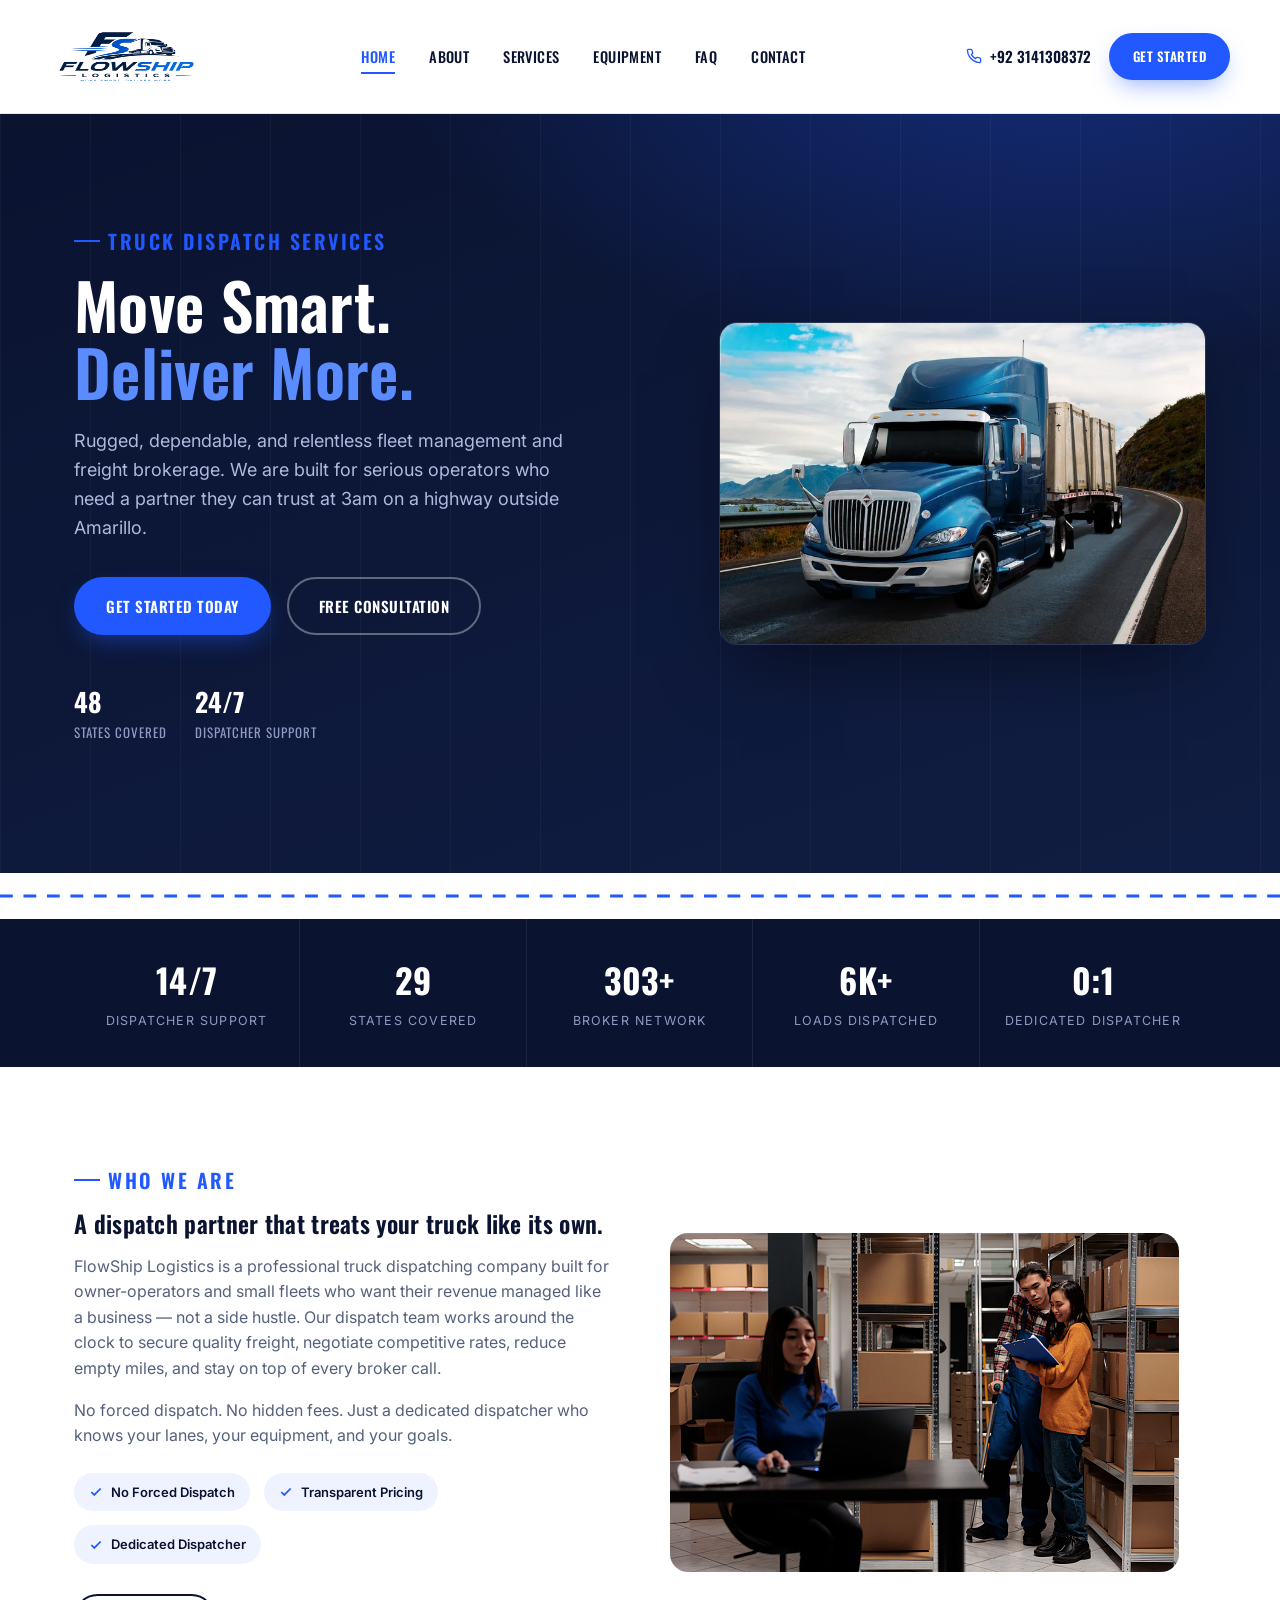
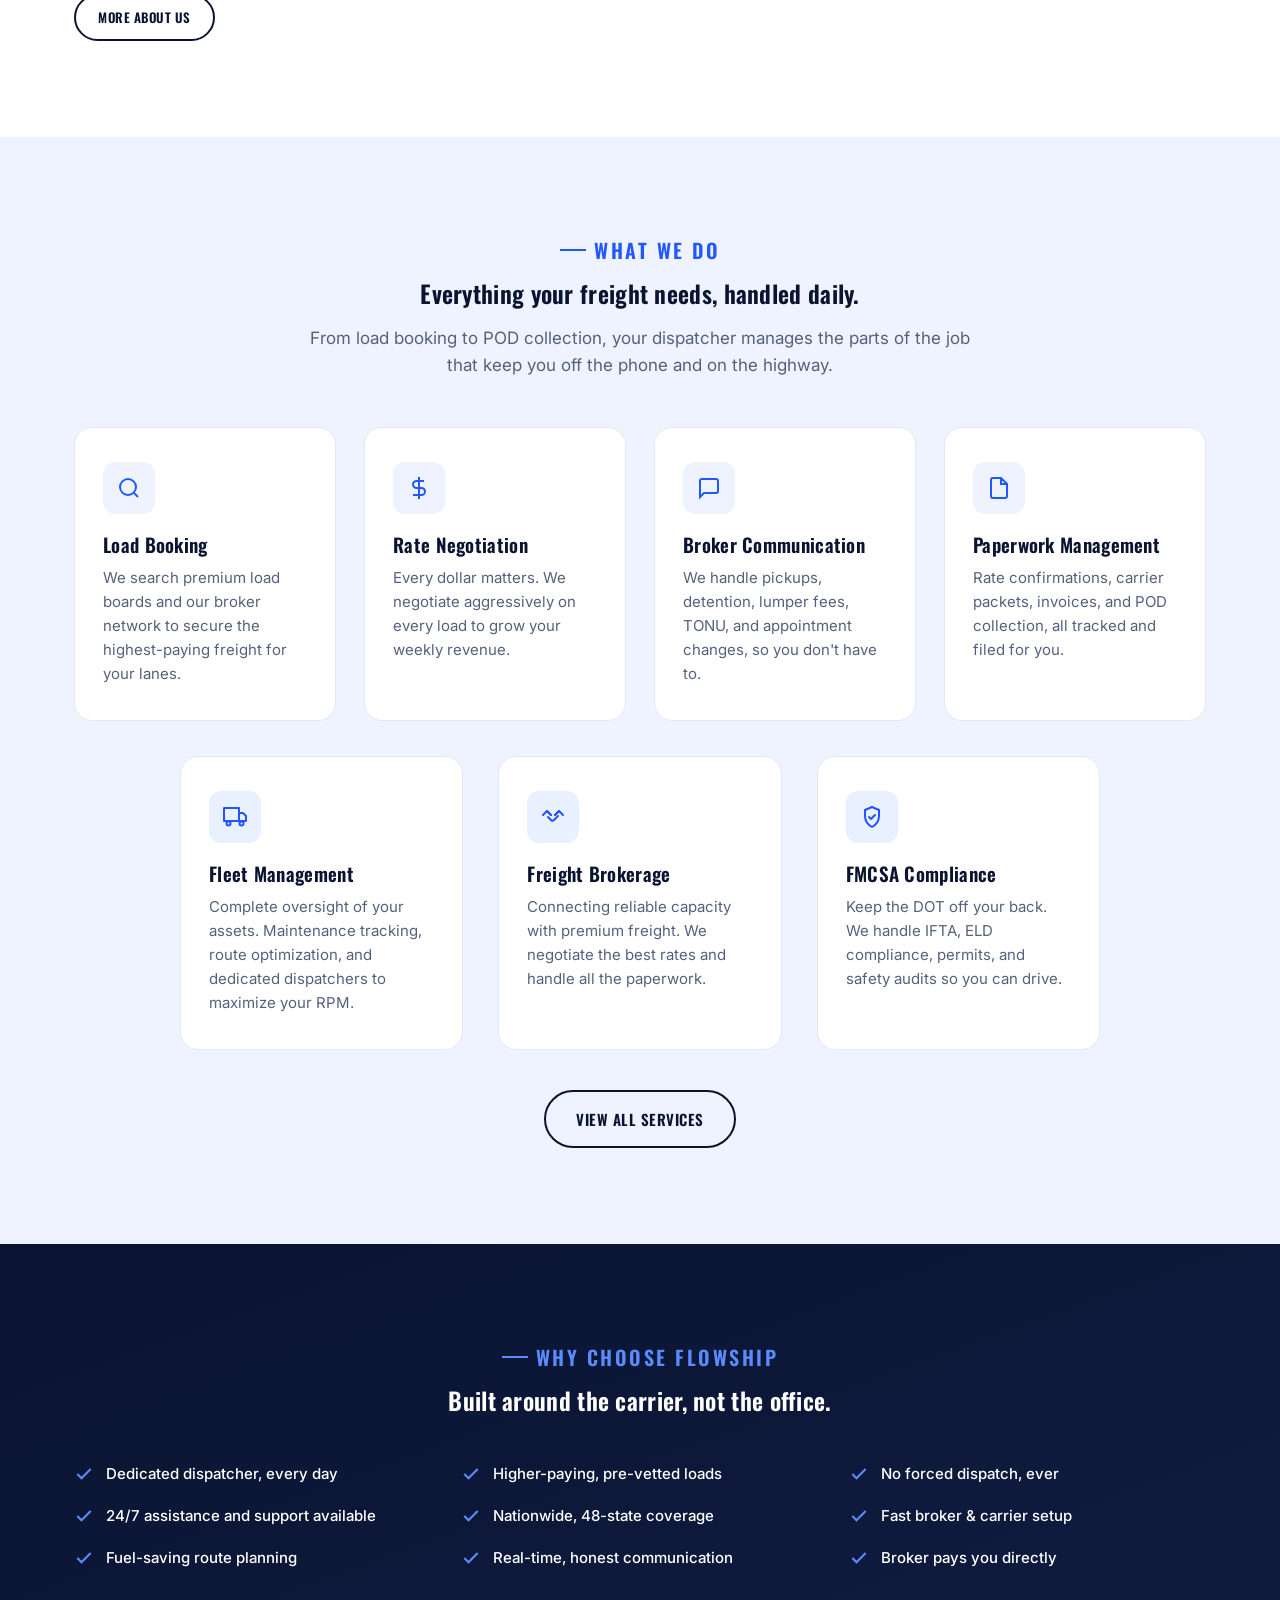
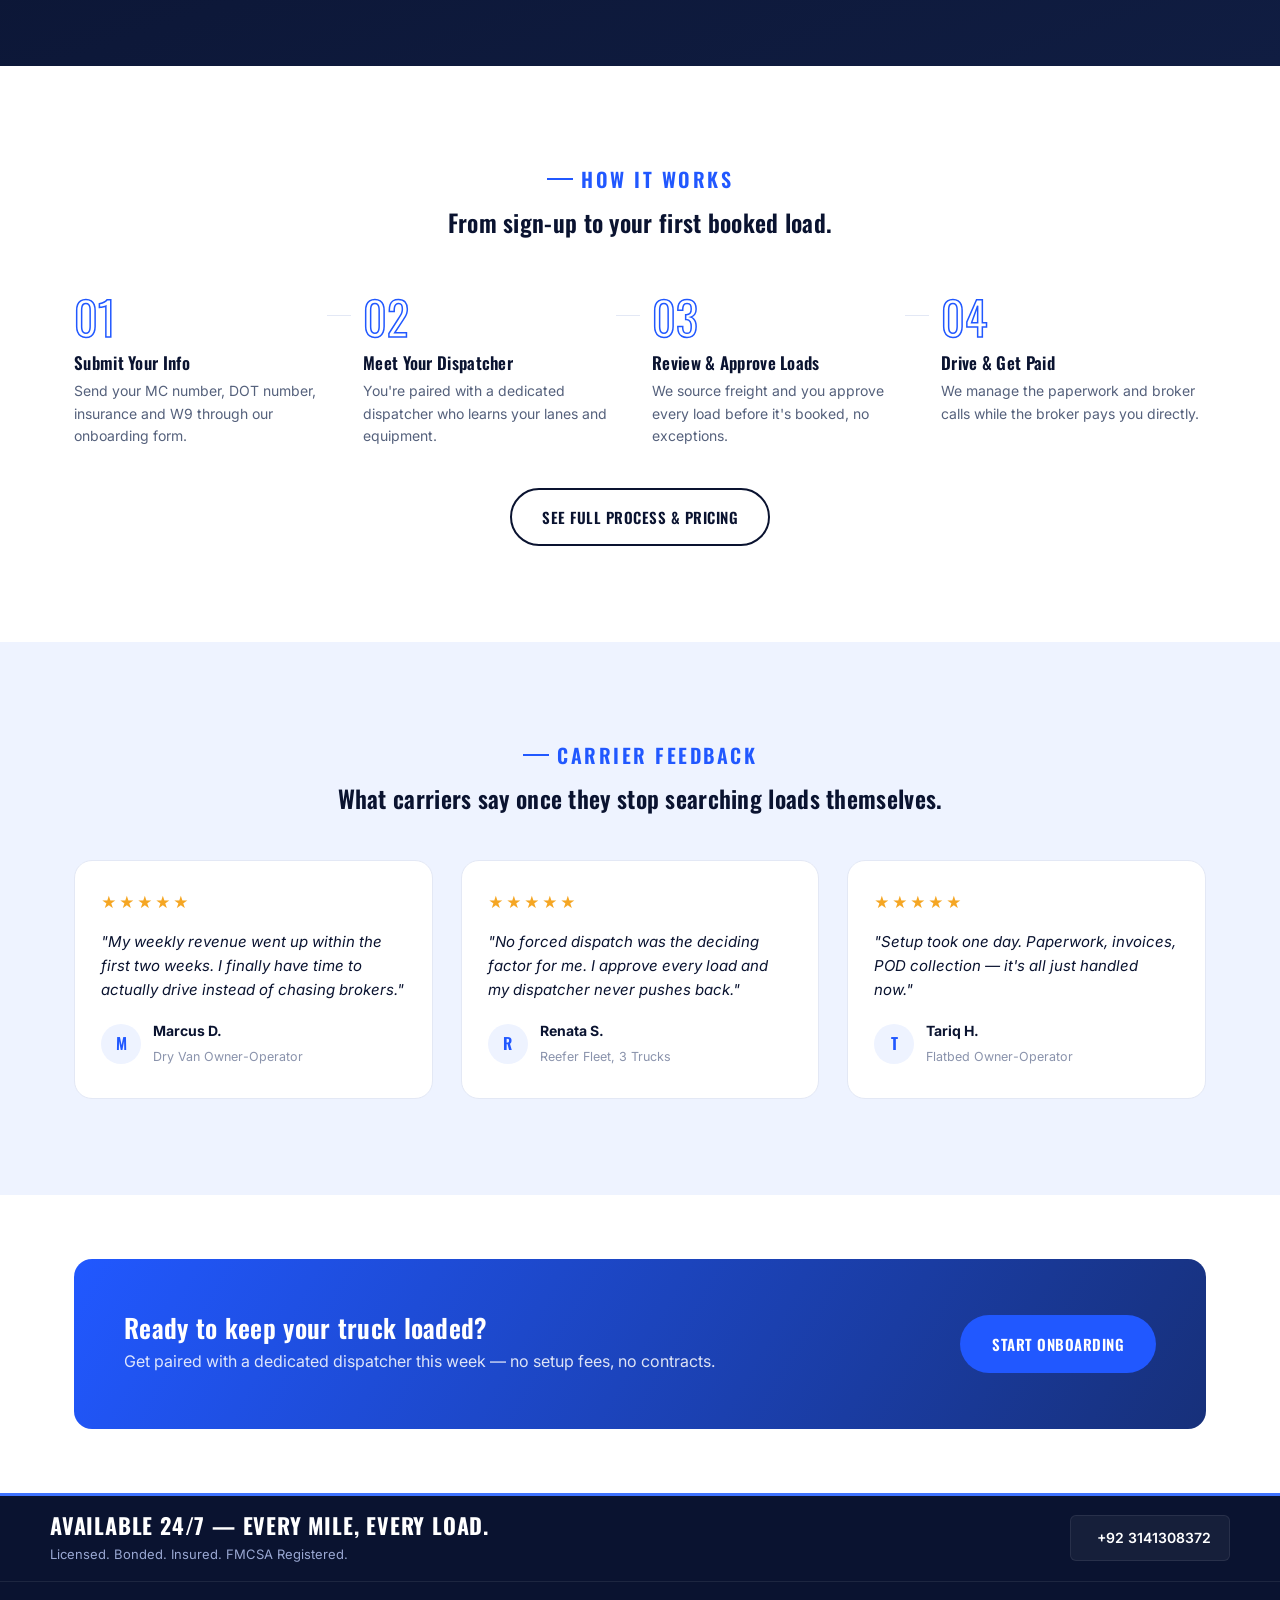
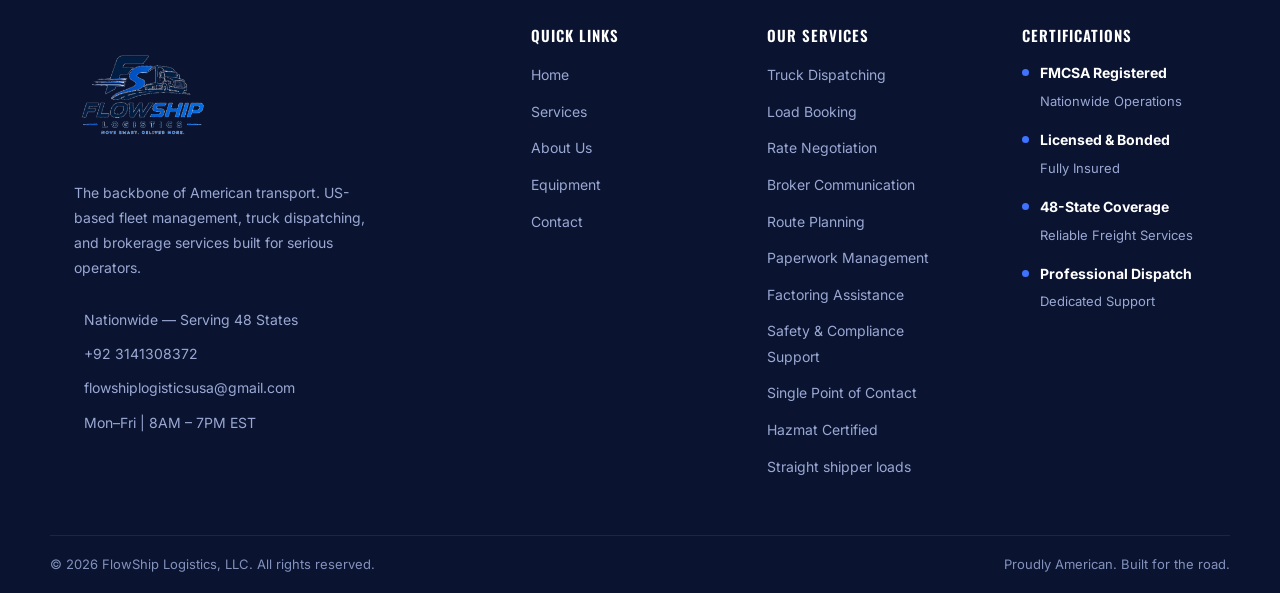
<file: index.html>
<!DOCTYPE html>
<html lang="en">
<head>
<meta charset="UTF-8">
<meta name="viewport" content="width=device-width, initial-scale=1.0">
<title>FlowShip Logistics | Truck Dispatch Services Nationwide</title>
<meta name="description" content="FlowShip Logistics provides professional truck dispatch services for owner-operators and small fleets across the U.S. Higher-paying loads, less deadhead, more revenue.">
<link rel="icon" href="images/logo.png">
<link rel="preconnect" href="https://fonts.googleapis.com">
<link href="https://fonts.googleapis.com/css2?family=Oswald:wght@400;500;600;700&family=Inter:wght@400;500;600;700&display=swap" rel="stylesheet">
<link rel="stylesheet" href="css/style.css">
</head>
<body>

<!-- ================= HEADER ================= -->
<div class="topbar">

</div>
<header class="site-header">
  <div class="container nav-wrap">
    <a href="index.html" class="brand"><img src="images/logo.png" alt="FlowShip Logistics"></a>
    <nav class="main-nav">
      <a href="index.html" class="active">Home</a>
      <a href="about.html">About</a>
      <a href="services.html">Services</a>
      <a href="equipment.html">Equipment</a>
      
      <a href="faq.html">FAQ</a>
      <a href="contact.html">Contact</a>
    </nav>
    
    <div class="nav-cta">
      <span class="nav-phone">
        <svg width="16" height="16" viewBox="0 0 24 24" fill="none" stroke="currentColor" stroke-width="2"><path d="M22 16.92v3a2 2 0 0 1-2.18 2 19.79 19.79 0 0 1-8.63-3.07 19.5 19.5 0 0 1-6-6 19.79 19.79 0 0 1-3.07-8.67A2 2 0 0 1 4.11 2h3a2 2 0 0 1 2 1.72 12.84 12.84 0 0 0 .7 2.81 2 2 0 0 1-.45 2.11L8.09 9.91a16 16 0 0 0 6 6l1.27-1.27a2 2 0 0 1 2.11-.45 12.84 12.84 0 0 0 2.81.7A2 2 0 0 1 22 16.92z"/></svg>

        <a href="whatsapp://send?phone=923082535079" aria-label="WhatsApp">+92 3141308372</a>
      </span>
      <a href="onboarding.html" class="btn btn-primary btn-sm">Get Started</a>
    </div>
    <button class="menu-toggle" aria-label="Toggle menu"><span></span><span></span><span></span></button>
  </div>
</header>

<!-- ================= HERO ================= -->
<section class="hero">
  <div class="container hero-grid">
    <div class="reveal in">
      <div class="eyebrow">Truck Dispatch Services</div>
      <h1>Move Smart.<br><span>Deliver More.</span></h1>
      <p class="lead">Rugged, dependable, and relentless fleet management and freight brokerage. We are built for serious operators who need a partner they can trust at 3am on a highway outside Amarillo.</p>
      <div class="hero-actions">
        <a href="onboarding.html" class="btn btn-primary">Get Started Today</a>
        <a href="contact.html" class="btn btn-outline">Free Consultation</a>
      </div>
            <div class="hero-trustline">
        <div><strong>48      </strong>States Covered</div>
        <div><strong>24/7</strong>Dispatcher Support</div>
      </div>
    </div>
    <div class="hero-art reveal in">
      <img src="images/Dan-Flatbed-new-cargo-1.webp" alt="FlowShip dispatch truck on route">
      <!-- <div class="tag"><span class="tag-dot"></span> Dispatch team online now</div> -->
    </div>
  </div>
</section>
<svg class="route-divider on-dark" viewBox="0 0 1200 46" preserveAspectRatio="none">
  <path class="road" d="M0 23 H1200"/>
  <path class="progress" d="M0 23 H1200"/>
</svg>

<!-- ================= STATS ================= -->
<div class="stats-bar">
  <div class="container stats-grid">
    <div class="stat"><strong data-count="24" data-suffix="/7">0</strong><span>Dispatcher Support</span></div>
    <div class="stat"><strong data-count="48">0</strong><span>States Covered</span></div>
    <div class="stat"><strong data-count="500" data-suffix="+">0</strong><span>Broker Network</span></div>
    <div class="stat"><strong data-count="10K+" data-suffix="K+">0</strong><span>Loads Dispatched</span></div>
    <div class="stat"><strong data-count="1" data-suffix=":1">0</strong><span>Dedicated Dispatcher</span></div>
  </div>
</div>

<!-- ================= ABOUT PREVIEW ================= -->
<section class="section">
  <div class="container two-col">
    <div class="reveal">
      <div class="eyebrow">Who We Are</div>
      <h2>A dispatch partner that treats your truck like its own.</h2>
      <p>FlowShip Logistics is a professional truck dispatching company built for owner-operators and small fleets who want their revenue managed like a business — not a side hustle. Our dispatch team works around the clock to secure quality freight, negotiate competitive rates, reduce empty miles, and stay on top of every broker call.</p>
      <p>No forced dispatch. No hidden fees. Just a dedicated dispatcher who knows your lanes, your equipment, and your goals.</p>
      <div class="badge-row">
        <div class="badge"><svg width="14" height="14" viewBox="0 0 24 24" fill="none" stroke="currentColor" stroke-width="3"><polyline points="20 6 9 17 4 12"/></svg> No Forced Dispatch</div>
        <div class="badge"><svg width="14" height="14" viewBox="0 0 24 24" fill="none" stroke="currentColor" stroke-width="3"><polyline points="20 6 9 17 4 12"/></svg> Transparent Pricing</div>
        <div class="badge"><svg width="14" height="14" viewBox="0 0 24 24" fill="none" stroke="currentColor" stroke-width="3"><polyline points="20 6 9 17 4 12"/></svg> Dedicated Dispatcher</div>
      </div>
      <div style="margin-top:30px;"><a href="about.html" class="btn btn-dark-outline btn-sm">More About Us</a></div>
    </div>
    <div class="reveal"><img src="images\istockphoto-1475785881-170667a.jpg" alt="FlowShip dispatch team at work"></div>
  </div>
</section>

<!-- ================= SERVICES PREVIEW ================= -->
<section class="section bg-ice">
  <div class="container">

    <div class="section-head center">
      <div class="eyebrow">What We Do</div>
      <h2>Everything your freight needs, handled daily.</h2>
      <p>
        From load booking to POD collection, your dispatcher manages the parts
        of the job that keep you off the phone and on the highway.
      </p>
    </div>

    <!-- FIRST ROW -->
    <div class="grid grid-4">

      <div class="card reveal">
        <div class="icon">
          <svg width="24" height="24" viewBox="0 0 24 24" fill="none" stroke="currentColor" stroke-width="2">
            <circle cx="11" cy="11" r="8"/>
            <line x1="21" y1="21" x2="16.65" y2="16.65"/>
          </svg>
        </div>
        <h3>Load Booking</h3>
        <p>We search premium load boards and our broker network to secure the highest-paying freight for your lanes.</p>
      </div>

      <div class="card reveal">
        <div class="icon">
          <svg width="24" height="24" viewBox="0 0 24 24" fill="none" stroke="currentColor" stroke-width="2">
            <line x1="12" y1="1" x2="12" y2="23"/>
            <path d="M17 5H9.5a3.5 3.5 0 0 0 0 7h5a3.5 3.5 0 0 1 0 7H6"/>
          </svg>
        </div>
        <h3>Rate Negotiation</h3>
        <p>Every dollar matters. We negotiate aggressively on every load to grow your weekly revenue.</p>
      </div>

      <div class="card reveal">
        <div class="icon">
          <svg width="24" height="24" viewBox="0 0 24 24" fill="none" stroke="currentColor" stroke-width="2">
            <path d="M21 15a2 2 0 0 1-2 2H7l-4 4V5a2 2 0 0 1 2-2h14a2 2 0 0 1 2 2z"/>
          </svg>
        </div>
        <h3>Broker Communication</h3>
        <p>We handle pickups, detention, lumper fees, TONU, and appointment changes, so you don't have to.</p>
      </div>

      <div class="card reveal">
        <div class="icon">
          <svg width="24" height="24" viewBox="0 0 24 24" fill="none" stroke="currentColor" stroke-width="2">
            <path d="M14 2H6a2 2 0 0 0-2 2v16a2 2 0 0 0 2 2h12a2 2 0 0 0 2-2V8z"/>
            <polyline points="14 2 14 8 20 8"/>
          </svg>
        </div>
        <h3>Paperwork Management</h3>
        <p>Rate confirmations, carrier packets, invoices, and POD collection, all tracked and filed for you.</p>
      </div>

    </div>

    <!-- SECOND ROW -->
    <div class="services-bottom">

      <div class="card reveal">
        <div class="icon">
          <!-- Truck -->
          <svg width="24" height="24" viewBox="0 0 24 24" fill="none"
               stroke="currentColor" stroke-width="2"
               stroke-linecap="round" stroke-linejoin="round">
            <rect x="1" y="3" width="15" height="13"/>
            <polygon points="16 8 20 8 23 11 23 16 16 16 16 8"/>
            <circle cx="5.5" cy="18.5" r="2"/>
            <circle cx="18.5" cy="18.5" r="2"/>
          </svg>
        </div>

        <h3>Fleet Management</h3>

        <p>
          Complete oversight of your assets. Maintenance tracking,
          route optimization, and dedicated dispatchers to maximize your RPM.
        </p>
      </div>

      <div class="card reveal">
        <div class="icon">
          <!-- Handshake -->
          <svg width="24" height="24" viewBox="0 0 24 24" fill="none"
               stroke="currentColor" stroke-width="2"
               stroke-linecap="round" stroke-linejoin="round">
            <path d="M7 12l3 3a2 2 0 003 0l4-4"/>
            <path d="M2 10l4-4 4 4"/>
            <path d="M22 10l-4-4-4 4"/>
            <path d="M6 6l4 4"/>
            <path d="M18 6l-4 4"/>
          </svg>
        </div>

        <h3>Freight Brokerage</h3>

        <p>
          Connecting reliable capacity with premium freight.
          We negotiate the best rates and handle all the paperwork.
        </p>
      </div>

      <div class="card reveal">
        <div class="icon">
          <!-- Shield -->
          <svg width="24" height="24" viewBox="0 0 24 24" fill="none"
               stroke="currentColor" stroke-width="2"
               stroke-linecap="round" stroke-linejoin="round">
            <path d="M12 2l7 3v6c0 5-3.5 9-7 11-3.5-2-7-6-7-11V5l7-3z"/>
            <polyline points="9 12 11 14 15 10"/>
          </svg>
        </div>

        <h3>FMCSA Compliance</h3>

        <p>
          Keep the DOT off your back. We handle IFTA, ELD compliance,
          permits, and safety audits so you can drive.
        </p>
      </div>

    </div>

    <div class="text-center" style="margin-top:40px;">
      <a href="services.html" class="btn btn-dark-outline">
        View All Services
      </a>
    </div>

  </div>
</section>

<!-- ================= WHY CHOOSE US ================= -->
<section class="section bg-navy">
  <div class="container">
    <div class="section-head center">
      <div class="eyebrow">Why Choose FlowShip</div>
      <h2>Built around the carrier, not the office.</h2>
    </div>
    <div class="check-grid">
      <div class="check-item"><svg width="20" height="20" viewBox="0 0 24 24" fill="none" stroke="currentColor" stroke-width="2.5"><polyline points="20 6 9 17 4 12"/></svg> Dedicated dispatcher, every day</div>
      <div class="check-item"><svg width="20" height="20" viewBox="0 0 24 24" fill="none" stroke="currentColor" stroke-width="2.5"><polyline points="20 6 9 17 4 12"/></svg> Higher-paying, pre-vetted loads</div>
      <div class="check-item"><svg width="20" height="20" viewBox="0 0 24 24" fill="none" stroke="currentColor" stroke-width="2.5"><polyline points="20 6 9 17 4 12"/></svg> No forced dispatch, ever</div>
      <div class="check-item"><svg width="20" height="20" viewBox="0 0 24 24" fill="none" stroke="currentColor" stroke-width="2.5"><polyline points="20 6 9 17 4 12"/></svg>24/7 assistance and support available</div>
      <div class="check-item"><svg width="20" height="20" viewBox="0 0 24 24" fill="none" stroke="currentColor" stroke-width="2.5"><polyline points="20 6 9 17 4 12"/></svg> Nationwide, 48-state coverage</div>
      <div class="check-item"><svg width="20" height="20" viewBox="0 0 24 24" fill="none" stroke="currentColor" stroke-width="2.5"><polyline points="20 6 9 17 4 12"/></svg> Fast broker & carrier setup</div>
      <div class="check-item"><svg width="20" height="20" viewBox="0 0 24 24" fill="none" stroke="currentColor" stroke-width="2.5"><polyline points="20 6 9 17 4 12"/></svg> Fuel-saving route planning</div>
      <div class="check-item"><svg width="20" height="20" viewBox="0 0 24 24" fill="none" stroke="currentColor" stroke-width="2.5"><polyline points="20 6 9 17 4 12"/></svg> Real-time, honest communication</div>
      <div class="check-item"><svg width="20" height="20" viewBox="0 0 24 24" fill="none" stroke="currentColor" stroke-width="2.5"><polyline points="20 6 9 17 4 12"/></svg> Broker pays you directly</div>
    </div>
  </div>
</section>

<!-- ================= HOW IT WORKS ================= -->
<section class="section">
  <div class="container">
    <div class="section-head center">
      <div class="eyebrow">How It Works</div>
      <h2>From sign-up to your first booked load.</h2>
    </div>
    <div class="process">
      <div class="process-item reveal"><span class="num">01</span><h3>Submit Your Info</h3><p>Send your MC number, DOT number, insurance and W9 through our onboarding form.</p></div>
      <div class="process-item reveal"><span class="num">02</span><h3>Meet Your Dispatcher</h3><p>You're paired with a dedicated dispatcher who learns your lanes and equipment.</p></div>
      <div class="process-item reveal"><span class="num">03</span><h3>Review & Approve Loads</h3><p>We source freight and you approve every load before it's booked, no exceptions.</p></div>
      <div class="process-item reveal"><span class="num">04</span><h3>Drive & Get Paid</h3><p>We manage the paperwork and broker calls while the broker pays you directly.</p></div>
    </div>
    <div class="text-center" style="margin-top:40px;"><a href="pricing.html" class="btn btn-dark-outline">See Full Process & Pricing</a></div>
  </div>
</section>

<!-- ================= TESTIMONIALS ================= -->
<section class="section bg-ice">
  <div class="container">
    <div class="section-head center">
      <div class="eyebrow">Carrier Feedback</div>
      <h2>What carriers say once they stop searching loads themselves.</h2>
    </div>
    <div class="grid grid-3">
      <div class="quote-card reveal">
        <div class="stars">★★★★★</div>
        <p>"My weekly revenue went up within the first two weeks. I finally have time to actually drive instead of chasing brokers."</p>
        <div class="who"><div class="avatar">M</div><div><strong>Marcus D.</strong><span>Dry Van Owner-Operator</span></div></div>
      </div>
      <div class="quote-card reveal">
        <div class="stars">★★★★★</div>
        <p>"No forced dispatch was the deciding factor for me. I approve every load and my dispatcher never pushes back."</p>
        <div class="who"><div class="avatar">R</div><div><strong>Renata S.</strong><span>Reefer Fleet, 3 Trucks</span></div></div>
      </div>
      <div class="quote-card reveal">
        <div class="stars">★★★★★</div>
        <p>"Setup took one day. Paperwork, invoices, POD collection — it's all just handled now."</p>
        <div class="who"><div class="avatar">T</div><div><strong>Tariq H.</strong><span>Flatbed Owner-Operator</span></div></div>
      </div>
    </div>
  </div>
</section>

<!-- ================= CTA BAND ================= -->
<section class="section-tight">
  <div class="container">
    <div class="cta-band reveal">
      <div>
        <h3>Ready to keep your truck loaded?</h3>
        <p>Get paired with a dedicated dispatcher this week — no setup fees, no contracts.</p>
      </div>
      <a href="onboarding.html" class="btn btn-primary">Start Onboarding</a>
    </div>
  </div>
</section>
<!-- ================= FOOTER HTML STRUCTURE ================= -->
<!-- ===================== TOP BAR ===================== -->

<div class="footer-topbar">

    <div class="container footer-top-content">

        <div class="footer-top-left">

            <h2>AVAILABLE 24/7 — EVERY MILE, EVERY LOAD.</h2>

            <p>
                Licensed. Bonded. Insured. FMCSA Registered.
            </p>

        </div>

        <div class="footer-top-right">


            <a href="whatsapp://send?phone=923082535079"
               class="footer-phone-btn">
                <i class="fa-brands fa-whatsapp"></i>
                +92 3141308372
            </a>

        </div>

    </div>

</div>

<!-- ===================== FOOTER ===================== -->

<footer class="site-footer">

    <div class="container footer-grid">

        <!-- LEFT -->

        <div class="footer-brand">

            <img src="images/logo.png" alt="FlowShip Logistics">

            <p>
                The backbone of American transport.
                US-based fleet management, truck dispatching,
                and brokerage services built for serious operators.
            </p>

            <div class="footer-contact">

                <div>
                    <i class="fa-solid fa-location-dot"></i>
                    Nationwide — Serving 48 States
                </div>

                <div>
                    <i class="fa-solid fa-phone"></i>

                      <a href="whatsapp://send?phone=923082535079" target="_blank" rel="noopener noreferrer" aria-label="WhatsApp">+92 3141308372</a>
 
                </div>

                <div>
                    <i class="fa-solid fa-envelope"></i>

                    <a href="#"
                       onclick="executeSmartEmailRouting('flowshiplogisticsusa@gmail.com'); return false;">
                        flowshiplogisticsusa@gmail.com
                    </a>
                </div>

                <div>
                    <i class="fa-regular fa-clock"></i>
                    Mon–Fri | 8AM – 7PM EST
                </div>

            </div>

        </div>

        <!-- QUICK LINKS -->

        <div class="footer-col">

            <h4>Quick Links</h4>

            <ul>

                <li>
                    <a href="index.html">
                        Home
                    </a>
                </li>

                <li>
                    <a href="services.html">
                        Services
                    </a>
                </li>

                <li>
                    <a href="about.html">
                        About Us
                    </a>
                </li>

                <li>
                    <a href="equipment.html">
                        Equipment
                    </a>
                </li>


                <li>
                    <a href="contact.html">
                        Contact
                    </a>
                </li>

            </ul>

        </div>

        <!-- SERVICES -->

        <div class="footer-col">

            <h4>Our Services</h4>

            <ul>

                <li>
                    <a href="services.html#dispatching">
                        Truck Dispatching
                    </a>
                </li>
    <li>
                    <a href="services.html#dispatching">
                       Load Booking
                    </a>
                </li>    <li>
                    <a href="services.html#dispatching">
                        Rate Negotiation
                    </a>
                </li>    <li>
                    <a href="services.html#dispatching">
                        Broker Communication
                    </a>
                </li>    <li>
                    <a href="services.html#dispatching">
                        Route Planning
                    </a>
                </li>    <li>
                    <a href="services.html#dispatching">
                        Paperwork Management
                    </a>
                </li>    <li>
                    <a href="services.html#dispatching">
                        Factoring Assistance
                    </a>
                </li>    <li>
                    <a href="services.html#dispatching">
                        Safety & Compliance Support
                    </a>
                </li>    <li>
                    <a href="services.html#dispatching">
                       Single Point of Contact
                    </a>
                </li>   
                <li>
                    <a href="services.html#dispatching">
                       Hazmat Certified
                    </a>
                </li>    <li>
                    <a href="services.html#dispatching">
                       Straight shipper loads
                    </a>
                </li>
            </ul>

        </div>

        <!-- CERTIFICATIONS -->

        <div class="footer-col">

            <h4>Certifications</h4>

            <ul class="footer-certifications">

                <li>

                    <strong>FMCSA Registered</strong>

                    <span>
                        Nationwide Operations
                    </span>

                </li>

                <li>

                    <strong>Licensed &amp; Bonded</strong>

                    <span>
                        Fully Insured
                    </span>

                </li>

                <li>

                    <strong>48-State Coverage</strong>

                    <span>
                        Reliable Freight Services
                    </span>

                </li>

                <li>

                    <strong>Professional Dispatch</strong>

                    <span>
                        Dedicated Support
                    </span>

                </li>

            </ul>

        </div>

    </div>

    <div class="container footer-bottom">

        <div>

            © 2026 FlowShip Logistics, LLC.
            All rights reserved.

        </div>

        <div class="legal">

            Proudly American. Built for the road.

        </div>

    </div>

</footer>



<script>
function executeSmartEmailRouting(targetDestinationEmail) {
    const subject = encodeURIComponent('Inquiry from FlowShip Logistics website');
    const gmailComposeUrl =
        "https://mail.google.com/mail/?view=cm&fs=1&to=" +
        encodeURIComponent(targetDestinationEmail) +
        "&su=" + subject;

    window.open(gmailComposeUrl, '_blank');
    window.location.href = "mailto:" + targetDestinationEmail + "?subject=" + subject;
}
</script>
<script src="js/script.js"></script>
</body>
</html>
</file>
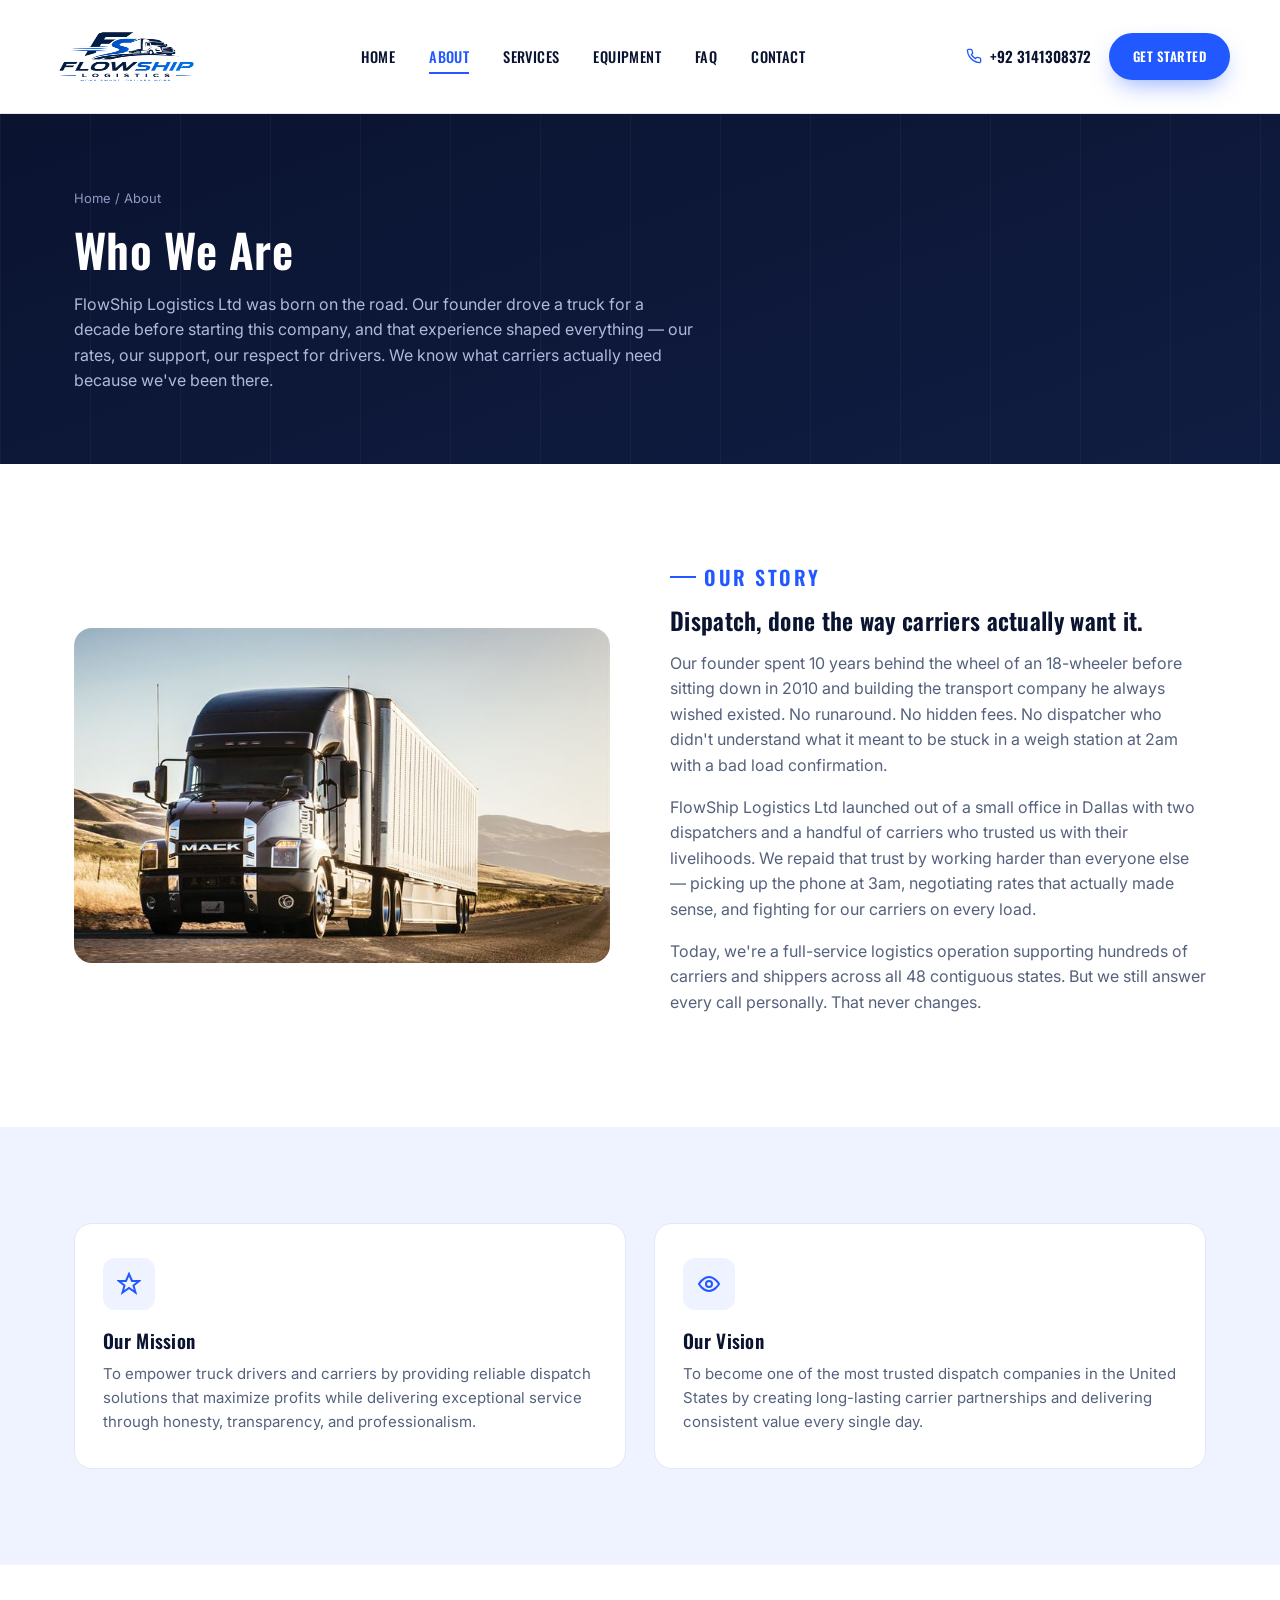
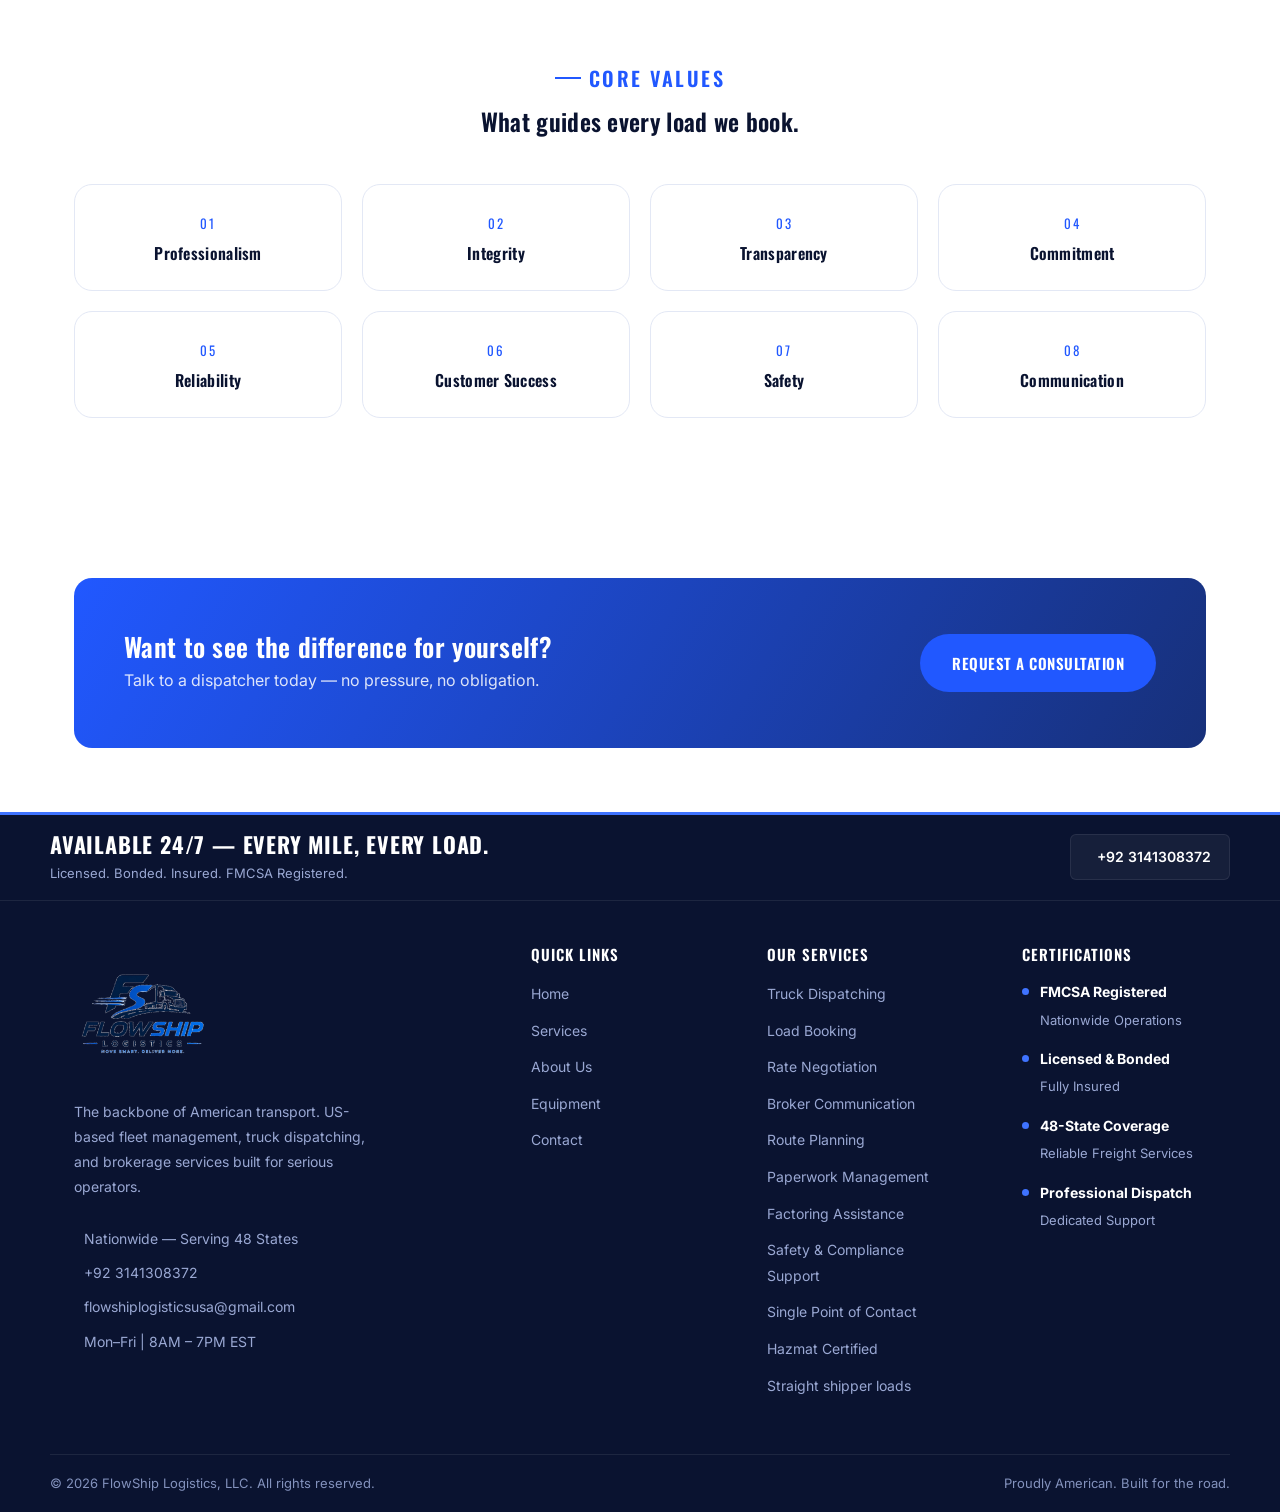
<file: about.html>
<!DOCTYPE html>
<html lang="en">
<head>
<meta charset="UTF-8">
<meta name="viewport" content="width=device-width, initial-scale=1.0">
<title>About Us | FlowShip Logistics</title>
<meta name="description" content="FlowShip Logistics is a professional truck dispatching company built on transparency, personalized service, and long-term carrier partnerships.">
<link rel="icon" href="images/logo.png">
<link rel="preconnect" href="https://fonts.googleapis.com">
<link href="https://fonts.googleapis.com/css2?family=Oswald:wght@400;500;600;700&family=Inter:wght@400;500;600;700&display=swap" rel="stylesheet">
<link rel="stylesheet" href="css/style.css">
</head>
<body>

<div class="topbar">

</div>
<header class="site-header">
  <div class="container nav-wrap">
    <a href="index.html" class="brand"><img src="images/logo.png" alt="FlowShip Logistics"></a>
    <nav class="main-nav">
      <a href="index.html">Home</a>
      <a href="about.html" class="active">About</a>
      <a href="services.html">Services</a>
      <a href="equipment.html">Equipment</a>
 
      <a href="faq.html">FAQ</a>
      <a href="contact.html">Contact</a>
    </nav>
    <div class="nav-cta">
      <span class="nav-phone">
        
        <svg width="16" height="16" viewBox="0 0 24 24" fill="none" stroke="currentColor" stroke-width="2"><path d="M22 16.92v3a2 2 0 0 1-2.18 2 19.79 19.79 0 0 1-8.63-3.07 19.5 19.5 0 0 1-6-6 19.79 19.79 0 0 1-3.07-8.67A2 2 0 0 1 4.11 2h3a2 2 0 0 1 2 1.72 12.84 12.84 0 0 0 .7 2.81 2 2 0 0 1-.45 2.11L8.09 9.91a16 16 0 0 0 6 6l1.27-1.27a2 2 0 0 1 2.11-.45 12.84 12.84 0 0 0 2.81.7A2 2 0 0 1 22 16.92z"/></svg>
       <a href="whatsapp://send?phone=923082535079" target="_blank" rel="noopener noreferrer" aria-label="WhatsApp">+92 3141308372</a>
 
      </span>
      
        <a href="onboarding.html" class="btn btn-primary btn-sm">Get Started</a>
    </div>
    <button class="menu-toggle" aria-label="Toggle menu"><span></span><span></span><span></span></button>
  </div>
</header>

<section class="page-hero">
  <div class="container">
    <div class="breadcrumb"><a href="index.html">Home</a> / About</div>
    <h1>Who We Are</h1>
  <p>FlowShip Logistics Ltd was born on the road. Our founder drove a truck for a decade before starting this company, and that experience shaped everything — our rates, our support, our respect for drivers. We know what carriers actually need because we've been there.</p> 
  
  </div>
</section>

<section class="section">
  <div class="container two-col">
    <div class="reveal"><img src="images\box turck.jpg" alt="FlowShip dispatch team"></div>
    <div class="reveal">
      <div class="eyebrow">Our Story</div>
      <h2>Dispatch, done the way carriers actually want it.</h2>
      <p>Our founder spent 10 years behind the wheel of an 18-wheeler before sitting down in 2010 and building the transport company he always wished existed. No runaround. No hidden fees. No dispatcher who didn't understand what it meant to be stuck in a weigh station at 2am with a bad load confirmation.</p>

      <p>FlowShip Logistics Ltd launched out of a small office in Dallas with two dispatchers and a handful of carriers who trusted us with their livelihoods. We repaid that trust by working harder than everyone else — picking up the phone at 3am, negotiating rates that actually made sense, and fighting for our carriers on every load.</p>

      <p>Today, we're a full-service logistics operation supporting hundreds of carriers and shippers across all 48 contiguous states. But we still answer every call personally. That never changes.</p>
    </div>
  </div>
</section>

<section class="section bg-ice">
  <div class="container grid grid-2">
    <div class="card reveal">
      <div class="icon"><svg width="24" height="24" viewBox="0 0 24 24" fill="none" stroke="currentColor" stroke-width="2"><path d="M12 2l3 7h7l-5.5 4.5 2 7L12 16l-6.5 4.5 2-7L2 9h7z"/></svg></div>
      <h3>Our Mission</h3>
      <p>To empower truck drivers and carriers by providing reliable dispatch solutions that maximize profits while delivering exceptional service through honesty, transparency, and professionalism.</p>
    </div>
    <div class="card reveal">
      <div class="icon"><svg width="24" height="24" viewBox="0 0 24 24" fill="none" stroke="currentColor" stroke-width="2"><circle cx="12" cy="12" r="3"/><path d="M2 12s4-7 10-7 10 7 10 7-4 7-10 7-10-7-10-7z"/></svg></div>
      <h3>Our Vision</h3>
      <p>To become one of the most trusted dispatch companies in the United States by creating long-lasting carrier partnerships and delivering consistent value every single day.</p>
    </div>
  </div>
</section>

<section class="section">
  <div class="container">
    <div class="section-head center">
      <div class="eyebrow">Core Values</div>
      <h2>What guides every load we book.</h2>
    </div>
    <div class="values-grid">
      <div class="value-item reveal"><div class="num">01</div><h3>Professionalism</h3></div>
      <div class="value-item reveal"><div class="num">02</div><h3>Integrity</h3></div>
      <div class="value-item reveal"><div class="num">03</div><h3>Transparency</h3></div>
      <div class="value-item reveal"><div class="num">04</div><h3>Commitment</h3></div>
      <div class="value-item reveal"><div class="num">05</div><h3>Reliability</h3></div>
      <div class="value-item reveal"><div class="num">06</div><h3>Customer Success</h3></div>
      <div class="value-item reveal"><div class="num">07</div><h3>Safety</h3></div>
      <div class="value-item reveal"><div class="num">08</div><h3>Communication</h3></div>
    </div>
  </div>
</section>

<section class="section-tight">
  <div class="container">
    <div class="cta-band reveal">
      <div>
        <h3>Want to see the difference for yourself?</h3>
        <p>Talk to a dispatcher today — no pressure, no obligation.</p>
      </div>
      <a href="contact.html" class="btn btn-primary">Request a Consultation</a>
    </div>
  </div>
</section>
<!-- ================= FOOTER HTML STRUCTURE ================= -->
<!-- ================= FOOTER HTML STRUCTURE ================= -->

<div class="footer-topbar">

    <div class="container footer-top-content">

        <div class="footer-top-left">

            <h2>AVAILABLE 24/7 — EVERY MILE, EVERY LOAD.</h2>

            <p>
                Licensed. Bonded. Insured. FMCSA Registered.
            </p>

        </div>

        <div class="footer-top-right">


            <a href="whatsapp://send?phone=923082535079"
               class="footer-phone-btn">
                <i class="fa-brands fa-whatsapp"></i>
                +92 3141308372
            </a>

        </div>

    </div>

</div>

<!-- ===================== FOOTER ===================== -->

<footer class="site-footer">

    <div class="container footer-grid">

        <!-- LEFT -->

        <div class="footer-brand">

            <img src="images/logo.png" alt="FlowShip Logistics">

            <p>
                The backbone of American transport.
                US-based fleet management, truck dispatching,
                and brokerage services built for serious operators.
            </p>

            <div class="footer-contact">

                <div>
                    <i class="fa-solid fa-location-dot"></i>
                    Nationwide — Serving 48 States
                </div>

                <div>
                    <i class="fa-solid fa-phone"></i>

                      <a href="whatsapp://send?phone=923082535079" target="_blank" rel="noopener noreferrer" aria-label="WhatsApp">+92 3141308372</a>
 
                </div>

                <div>
                    <i class="fa-solid fa-envelope"></i>

                    <a href="#"
                       onclick="executeSmartEmailRouting('flowshiplogisticsusa@gmail.com'); return false;">
                        flowshiplogisticsusa@gmail.com
                    </a>
                </div>

                <div>
                    <i class="fa-regular fa-clock"></i>
                    Mon–Fri | 8AM – 7PM EST
                </div>

            </div>

        </div>

        <!-- QUICK LINKS -->

        <div class="footer-col">

            <h4>Quick Links</h4>

            <ul>

                <li>
                    <a href="index.html">
                        Home
                    </a>
                </li>

                <li>
                    <a href="services.html">
                        Services
                    </a>
                </li>

                <li>
                    <a href="about.html">
                        About Us
                    </a>
                </li>

                <li>
                    <a href="equipment.html">
                        Equipment
                    </a>
                </li>


                <li>
                    <a href="contact.html">
                        Contact
                    </a>
                </li>

            </ul>

        </div>

        <!-- SERVICES -->

        <div class="footer-col">

            <h4>Our Services</h4>

            <ul>

                <li>
                    <a href="services.html#dispatching">
                        Truck Dispatching
                    </a>
                </li>
    <li>
                    <a href="services.html#dispatching">
                       Load Booking
                    </a>
                </li>    <li>
                    <a href="services.html#dispatching">
                        Rate Negotiation
                    </a>
                </li>    <li>
                    <a href="services.html#dispatching">
                        Broker Communication
                    </a>
                </li>    <li>
                    <a href="services.html#dispatching">
                        Route Planning
                    </a>
                </li>    <li>
                    <a href="services.html#dispatching">
                        Paperwork Management
                    </a>
                </li>    <li>
                    <a href="services.html#dispatching">
                        Factoring Assistance
                    </a>
                </li>    <li>
                    <a href="services.html#dispatching">
                        Safety & Compliance Support
                    </a>
                </li>    <li>
                    <a href="services.html#dispatching">
                       Single Point of Contact
                    </a>
                </li>   
                <li>
                    <a href="services.html#dispatching">
                       Hazmat Certified
                    </a>
                </li>    <li>
                    <a href="services.html#dispatching">
                       Straight shipper loads
                    </a>
                </li>
            </ul>

        </div>

        <!-- CERTIFICATIONS -->

        <div class="footer-col">

            <h4>Certifications</h4>

            <ul class="footer-certifications">

                <li>

                    <strong>FMCSA Registered</strong>

                    <span>
                        Nationwide Operations
                    </span>

                </li>

                <li>

                    <strong>Licensed &amp; Bonded</strong>

                    <span>
                        Fully Insured
                    </span>

                </li>

                <li>

                    <strong>48-State Coverage</strong>

                    <span>
                        Reliable Freight Services
                    </span>

                </li>

                <li>

                    <strong>Professional Dispatch</strong>

                    <span>
                        Dedicated Support
                    </span>

                </li>

            </ul>

        </div>

    </div>

    <div class="container footer-bottom">

        <div>

            © 2026 FlowShip Logistics, LLC.
            All rights reserved.

        </div>

        <div class="legal">

            Proudly American. Built for the road.

        </div>

    </div>

</footer>



<script>
function executeSmartEmailRouting(targetDestinationEmail) {
    const subject = encodeURIComponent('Inquiry from FlowShip Logistics website');
    const gmailComposeUrl =
        "https://mail.google.com/mail/?view=cm&fs=1&to=" +
        encodeURIComponent(targetDestinationEmail) +
        "&su=" + subject;

    window.open(gmailComposeUrl, '_blank');
    window.location.href = "mailto:" + targetDestinationEmail + "?subject=" + subject;
}
</script>

<script src="js/script.js"></script>
</body>
</html>
</file>
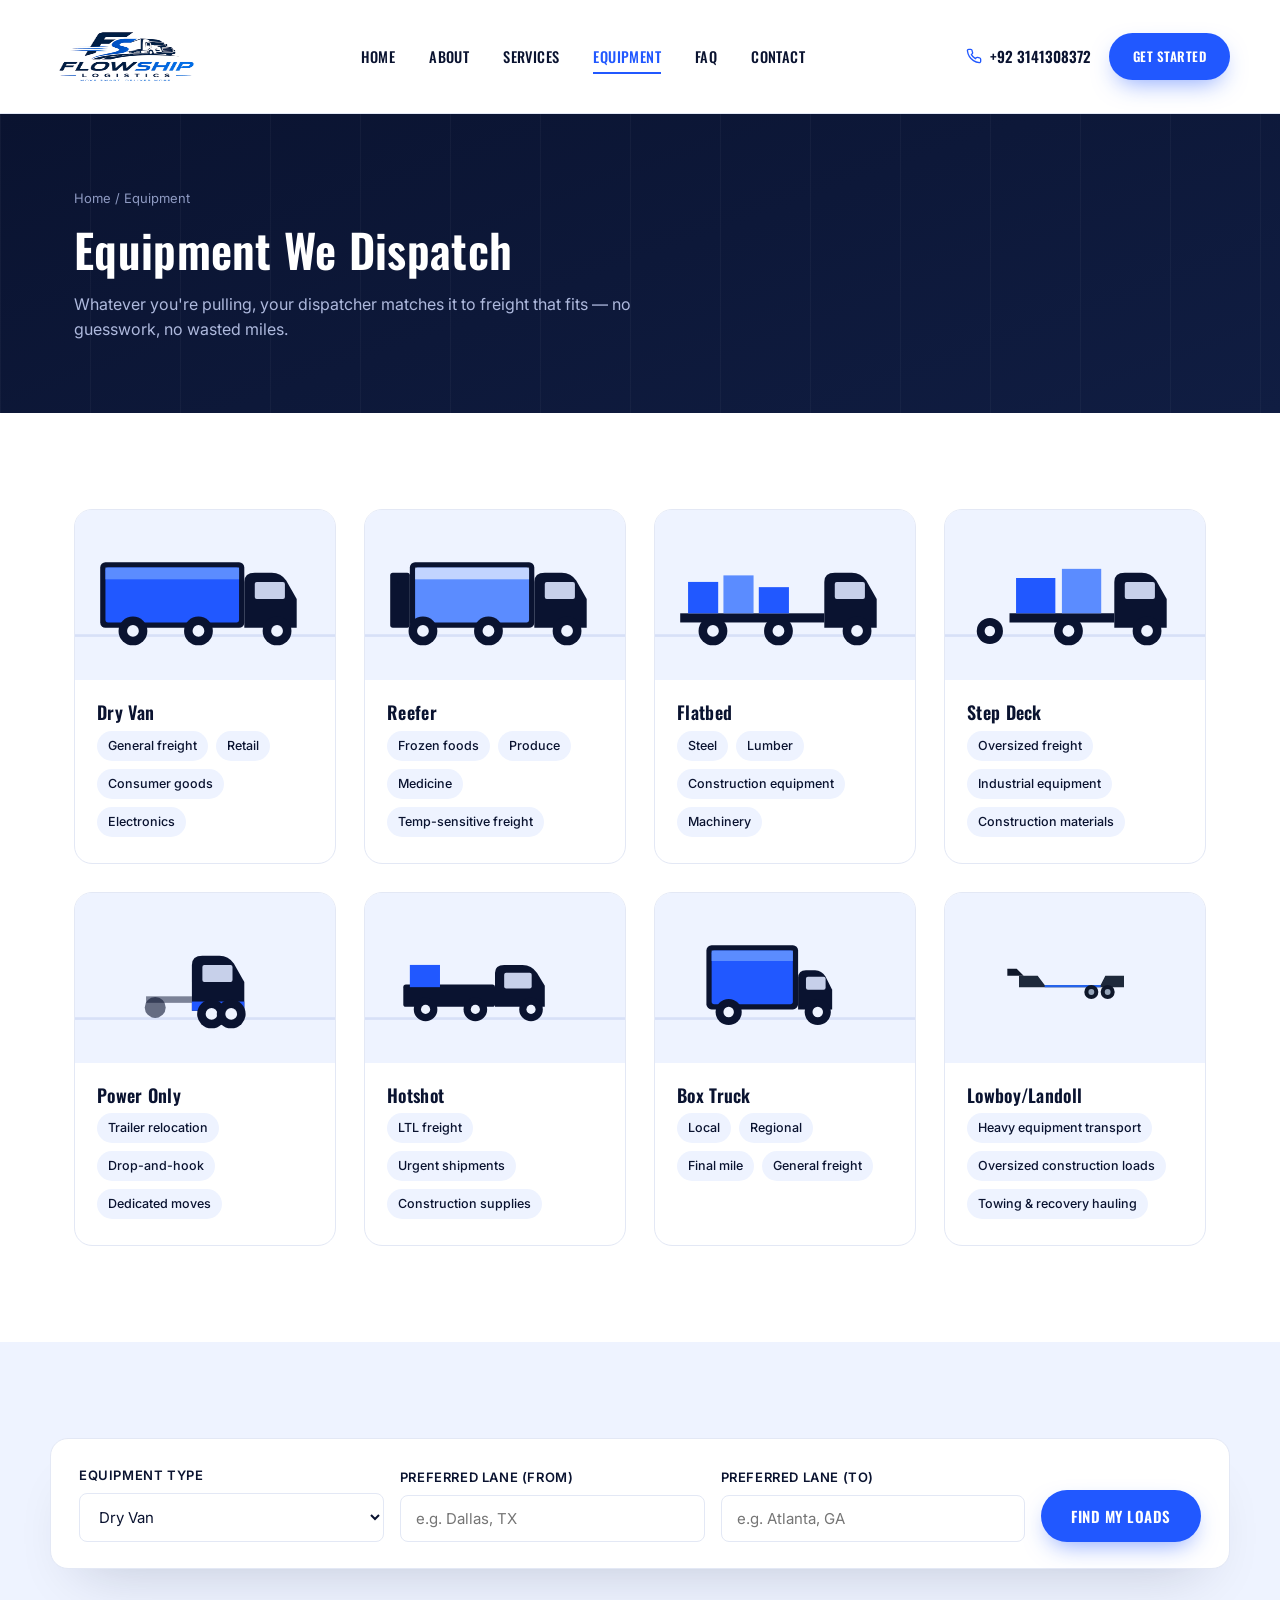
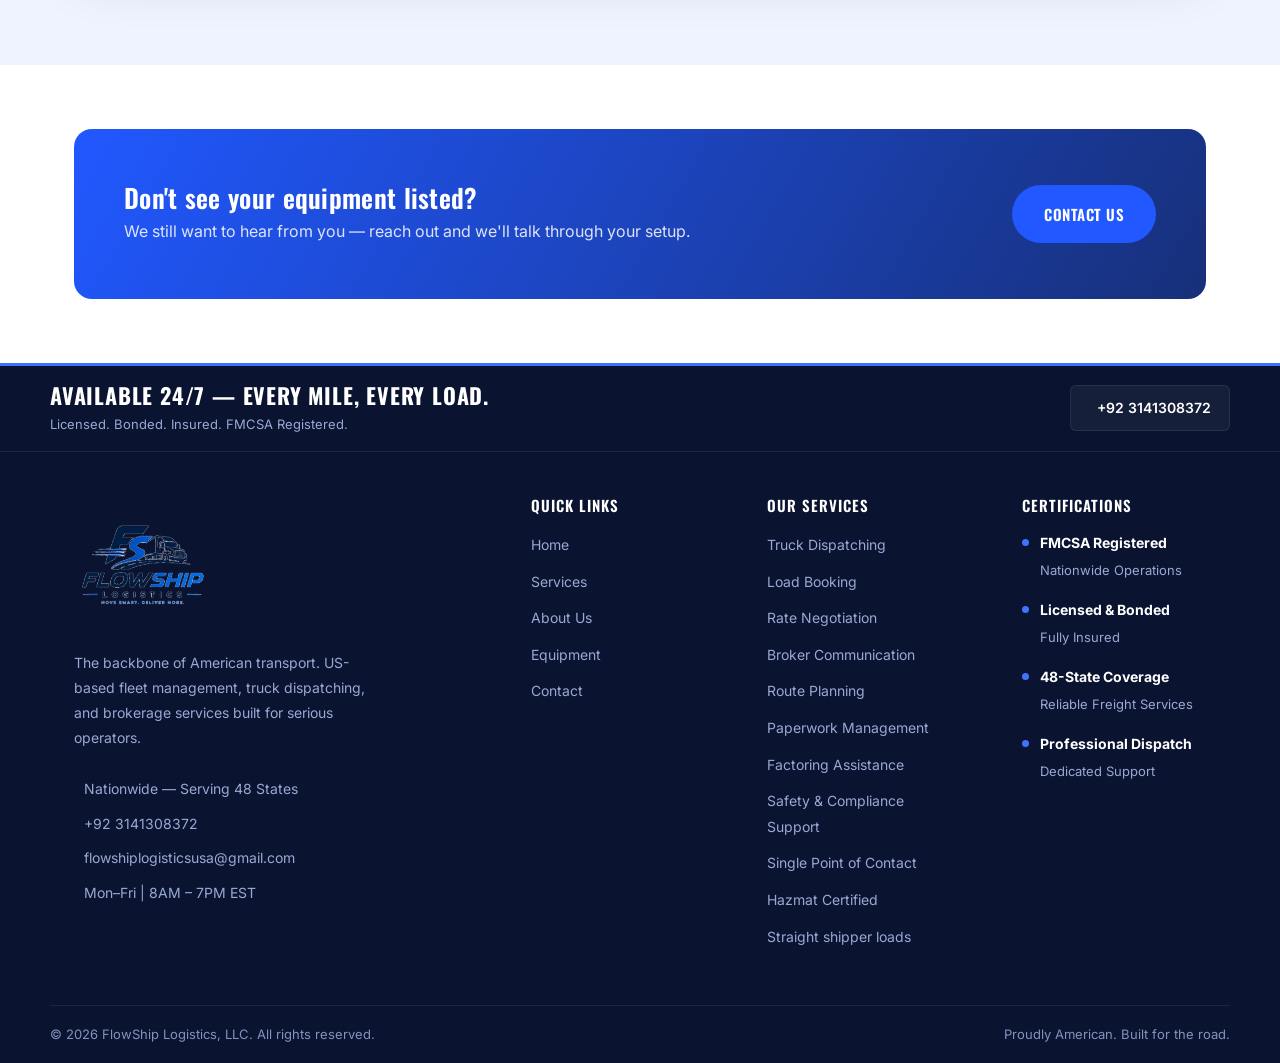
<file: equipment.html>
<!DOCTYPE html>
<html lang="en">
<head>
<meta charset="UTF-8">
<meta name="viewport" content="width=device-width, initial-scale=1.0">
<title>Equipment We Dispatch | FlowShip Logistics</title>
<meta name="description" content="FlowShip Logistics dispatches dry van, reefer, flatbed, step deck, power only, hotshot, box truck and sprinter van freight nationwide.">
<link rel="icon" href="images/logo.png">
<link rel="preconnect" href="https://fonts.googleapis.com">
<link href="https://fonts.googleapis.com/css2?family=Oswald:wght@400;500;600;700&family=Inter:wght@400;500;600;700&display=swap" rel="stylesheet">
<link rel="stylesheet" href="css/style.css">
</head>
<body>

<div class="topbar">

</div>
<header class="site-header">
  <div class="container nav-wrap">
    <a href="index.html" class="brand"><img src="images/logo.png" alt="FlowShip Logistics"></a>
    <nav class="main-nav">
      <a href="index.html">Home</a>
      <a href="about.html">About</a>
      <a href="services.html">Services</a>
      <a href="equipment.html" class="active">Equipment</a>
     
      <a href="faq.html">FAQ</a>
      <a href="contact.html">Contact</a>
    </nav>
    <div class="nav-cta">
      <span class="nav-phone"><svg width="16" height="16" viewBox="0 0 24 24" fill="none" stroke="currentColor" stroke-width="2"><path d="M22 16.92v3a2 2 0 0 1-2.18 2 19.79 19.79 0 0 1-8.63-3.07 19.5 19.5 0 0 1-6-6 19.79 19.79 0 0 1-3.07-8.67A2 2 0 0 1 4.11 2h3a2 2 0 0 1 2 1.72 12.84 12.84 0 0 0 .7 2.81 2 2 0 0 1-.45 2.11L8.09 9.91a16 16 0 0 0 6 6l1.27-1.27a2 2 0 0 1 2.11-.45 12.84 12.84 0 0 0 2.81.7A2 2 0 0 1 22 16.92z"/></svg> 
       <a href="whatsapp://send?phone=923082535079" target="_blank" rel="noopener noreferrer" aria-label="WhatsApp">+92 3141308372</a>
 
      </span>
      <a href="onboarding.html" class="btn btn-primary btn-sm">Get Started</a>
    </div>
    <button class="menu-toggle" aria-label="Toggle menu"><span></span><span></span><span></span></button>
  </div>
</header>

<section class="page-hero">
  <div class="container">
    <div class="breadcrumb"><a href="index.html">Home</a> / Equipment</div>
    <h1>Equipment We Dispatch</h1>
    <p>Whatever you're pulling, your dispatcher matches it to freight that fits — no guesswork, no wasted miles.</p>
  </div>
</section>

<section class="section">
  <div class="container">
    <div class="grid grid-4">

      <div class="equip-card reveal">
        <div class="thumb"><img src="images/equip-dryvan.svg" alt="Dry van trailer"></div>
        <div class="body">
          <h3>Dry Van</h3>
          <ul><li>General freight</li><li>Retail</li><li>Consumer goods</li><li>Electronics</li></ul>
        </div>
      </div>

      <div class="equip-card reveal">
        <div class="thumb"><img src="images/equip-reefer.svg" alt="Refrigerated trailer"></div>
        <div class="body">
          <h3>Reefer</h3>
          <ul><li>Frozen foods</li><li>Produce</li><li>Medicine</li><li>Temp-sensitive freight</li></ul>
        </div>
      </div>

      <div class="equip-card reveal">
        <div class="thumb"><img src="images/equip-flatbed.svg" alt="Flatbed trailer"></div>
        <div class="body">
          <h3>Flatbed</h3>
          <ul><li>Steel</li><li>Lumber</li><li>Construction equipment</li><li>Machinery</li></ul>
        </div>
      </div>

      <div class="equip-card reveal">
        <div class="thumb"><img src="images/equip-stepdeck.svg" alt="Step deck trailer"></div>
        <div class="body">
          <h3>Step Deck</h3>
          <ul><li>Oversized freight</li><li>Industrial equipment</li><li>Construction materials</li></ul>
        </div>
      </div>

      <div class="equip-card reveal">
        <div class="thumb"><img src="images/equip-poweronly.svg" alt="Power only truck"></div>
        <div class="body">
          <h3>Power Only</h3>
          <ul><li>Trailer relocation</li><li>Drop-and-hook</li><li>Dedicated moves</li></ul>
        </div>
      </div>

      <div class="equip-card reveal">
        <div class="thumb"><img src="images/equip-hotshot.svg" alt="Hotshot truck"></div>
        <div class="body">
          <h3>Hotshot</h3>
          <ul><li>LTL freight</li><li>Urgent shipments</li><li>Construction supplies</li></ul>
        </div>
      </div>

      <div class="equip-card reveal">
        <div class="thumb"><img src="images/equip-boxtruck.svg" alt="Box truck"></div>
        <div class="body">
          <h3>Box Truck</h3>
          <ul><li>Local</li><li>Regional</li><li>Final mile</li><li>General freight</li></ul>
        </div>
      </div>

<div class="equip-card reveal">
  <div class="thumb">
    <!-- Custom SVG icon representing a Lowboy / Landoll heavy haul trailer -->
    <svg width="100%" height="100%" viewBox="0 0 120 60" fill="none" xmlns="http://w3.org" style="display: block; margin: 0 auto; max-width: 140px;">
      <!-- Trailer Bed (Lowboy drop deck profile) -->
      <path d="M12 28h16l6 8h48l4-8h16v10H12v-10z" fill="#1e293b"/>
      <!-- Accent Trim Layer -->
      <path d="M34 36h48v2H34v-2z" fill="#2563eb"/>
      <!-- Rear Heavy-Duty Wheels -->
      <circle cx="74" cy="42" r="6" fill="#0f172a"/>
      <circle cx="74" cy="42" r="2.5" fill="#94a3b8"/>
      <circle cx="88" cy="42" r="6" fill="#0f172a"/>
      <circle cx="88" cy="42" r="2.5" fill="#94a3b8"/>
      <!-- Front Gooseneck / Hitch Connection -->
      <path d="M16 28l-6-6H2v6h14z" fill="#0f172a"/>
    </svg>
  </div>
  <div class="body">
    <h3>Lowboy/Landoll</h3>
    <ul>
      <li>Heavy equipment transport</li>
      <li>Oversized construction loads</li>
      <li>Towing & recovery hauling</li>
    </ul>
  </div>
</div>


    </div>
  </div>
</section>
<section class="section bg-ice">
  <div class="container lane-form">
    <div class="field">
      <label>Equipment Type</label>
      <select id="eq_type">
        <option>Dry Van</option>
        <option>Reefer</option>
        <option>Flatbed</option>
        <option>Step Deck</option>
        <option>Power Only</option>
        <option>Hotshot</option>
        <option>Box Truck</option>
        <option>Sprinter Van</option>
      </select>
    </div>
    <div class="field">
      <label>Preferred Lane (From)</label>
      <input type="text" id="eq_from" placeholder="e.g. Dallas, TX">
    </div>
    <div class="field">
      <label>Preferred Lane (To)</label>
      <input type="text" id="eq_to" placeholder="e.g. Atlanta, GA">
    </div>
    <!-- Changed from an <a> tag to a button for security and control -->
    <button id="findLoadsBtn" class="btn btn-primary" style="border: none; cursor: pointer;">Find My Loads</button>
  </div>
</section>

<script>
document.getElementById('findLoadsBtn').addEventListener('click', function(e) {
    e.preventDefault();
    
    const equipment = document.getElementById('eq_type').value;
    const laneFrom = document.getElementById('eq_from').value.trim();
    const laneTo = document.getElementById('eq_to').value.trim();

    // Enforce that both from and to inputs must contain text
    if (!laneFrom || !laneTo) {
        alert('Please fill out both Preferred Lane (From) and Preferred Lane (To) fields.');
        return;
    }

    // Build the cross-page transfer string
    const formatLanes = `${laneFrom} to ${laneTo}`;
    
    // Redirect securely with encoded data packages
    window.location.href = `contact.html?equipment=${encodeURIComponent(equipment)}&lanes=${encodeURIComponent(formatLanes)}`;
});
</script>


<section class="section-tight">
  <div class="container">
    <div class="cta-band reveal">
      <div>
        <h3>Don't see your equipment listed?</h3>
        <p>We still want to hear from you — reach out and we'll talk through your setup.</p>
      </div>
      <a href="contact.html" class="btn btn-primary">Contact Us</a>
    </div>
  </div>
</section>
<!-- ================= FOOTER HTML STRUCTURE ================= -->

<div class="footer-topbar">

    <div class="container footer-top-content">

        <div class="footer-top-left">

            <h2>AVAILABLE 24/7 — EVERY MILE, EVERY LOAD.</h2>

            <p>
                Licensed. Bonded. Insured. FMCSA Registered.
            </p>

        </div>

        <div class="footer-top-right">


            <a href="whatsapp://send?phone=923082535079"
               class="footer-phone-btn">
                <i class="fa-brands fa-whatsapp"></i>
                +92 3141308372
            </a>

        </div>

    </div>

</div>

<!-- ===================== FOOTER ===================== -->

<footer class="site-footer">

    <div class="container footer-grid">

        <!-- LEFT -->

        <div class="footer-brand">

            <img src="images/logo.png" alt="FlowShip Logistics">

            <p>
                The backbone of American transport.
                US-based fleet management, truck dispatching,
                and brokerage services built for serious operators.
            </p>

            <div class="footer-contact">

                <div>
                    <i class="fa-solid fa-location-dot"></i>
                    Nationwide — Serving 48 States
                </div>

                <div>
                    <i class="fa-solid fa-phone"></i>

                      <a href="whatsapp://send?phone=923082535079" target="_blank" rel="noopener noreferrer" aria-label="WhatsApp">+92 3141308372</a>
 
                </div>

                <div>
                    <i class="fa-solid fa-envelope"></i>

                    <a href="#"
                       onclick="executeSmartEmailRouting('flowshiplogisticsusa@gmail.com'); return false;">
                        flowshiplogisticsusa@gmail.com
                    </a>
                </div>

                <div>
                    <i class="fa-regular fa-clock"></i>
                    Mon–Fri | 8AM – 7PM EST
                </div>

            </div>

        </div>

        <!-- QUICK LINKS -->

        <div class="footer-col">

            <h4>Quick Links</h4>

            <ul>

                <li>
                    <a href="index.html">
                        Home
                    </a>
                </li>

                <li>
                    <a href="services.html">
                        Services
                    </a>
                </li>

                <li>
                    <a href="about.html">
                        About Us
                    </a>
                </li>

                <li>
                    <a href="equipment.html">
                        Equipment
                    </a>
                </li>


                <li>
                    <a href="contact.html">
                        Contact
                    </a>
                </li>

            </ul>

        </div>

        <!-- SERVICES -->

        <div class="footer-col">

            <h4>Our Services</h4>

            <ul>

                <li>
                    <a href="services.html#dispatching">
                        Truck Dispatching
                    </a>
                </li>
    <li>
                    <a href="services.html#dispatching">
                       Load Booking
                    </a>
                </li>    <li>
                    <a href="services.html#dispatching">
                        Rate Negotiation
                    </a>
                </li>    <li>
                    <a href="services.html#dispatching">
                        Broker Communication
                    </a>
                </li>    <li>
                    <a href="services.html#dispatching">
                        Route Planning
                    </a>
                </li>    <li>
                    <a href="services.html#dispatching">
                        Paperwork Management
                    </a>
                </li>    <li>
                    <a href="services.html#dispatching">
                        Factoring Assistance
                    </a>
                </li>    <li>
                    <a href="services.html#dispatching">
                        Safety & Compliance Support
                    </a>
                </li>    <li>
                    <a href="services.html#dispatching">
                       Single Point of Contact
                    </a>
                </li>   
                <li>
                    <a href="services.html#dispatching">
                       Hazmat Certified
                    </a>
                </li>    <li>
                    <a href="services.html#dispatching">
                       Straight shipper loads
                    </a>
                </li>
            </ul>

        </div>

        <!-- CERTIFICATIONS -->

        <div class="footer-col">

            <h4>Certifications</h4>

            <ul class="footer-certifications">

                <li>

                    <strong>FMCSA Registered</strong>

                    <span>
                        Nationwide Operations
                    </span>

                </li>

                <li>

                    <strong>Licensed &amp; Bonded</strong>

                    <span>
                        Fully Insured
                    </span>

                </li>

                <li>

                    <strong>48-State Coverage</strong>

                    <span>
                        Reliable Freight Services
                    </span>

                </li>

                <li>

                    <strong>Professional Dispatch</strong>

                    <span>
                        Dedicated Support
                    </span>

                </li>

            </ul>

        </div>

    </div>

    <div class="container footer-bottom">

        <div>

            © 2026 FlowShip Logistics, LLC.
            All rights reserved.

        </div>

        <div class="legal">

            Proudly American. Built for the road.

        </div>

    </div>

</footer>




<script>
function executeSmartEmailRouting(targetDestinationEmail) {
    const subject = encodeURIComponent('Inquiry from FlowShip Logistics website');
    const gmailComposeUrl =
        "https://mail.google.com/mail/?view=cm&fs=1&to=" +
        encodeURIComponent(targetDestinationEmail) +
        "&su=" + subject;

    window.open(gmailComposeUrl, '_blank');
    window.location.href = "mailto:" + targetDestinationEmail + "?subject=" + subject;
}
</script>

<script src="js/script.js"></script>
</body>
</html>
</file>
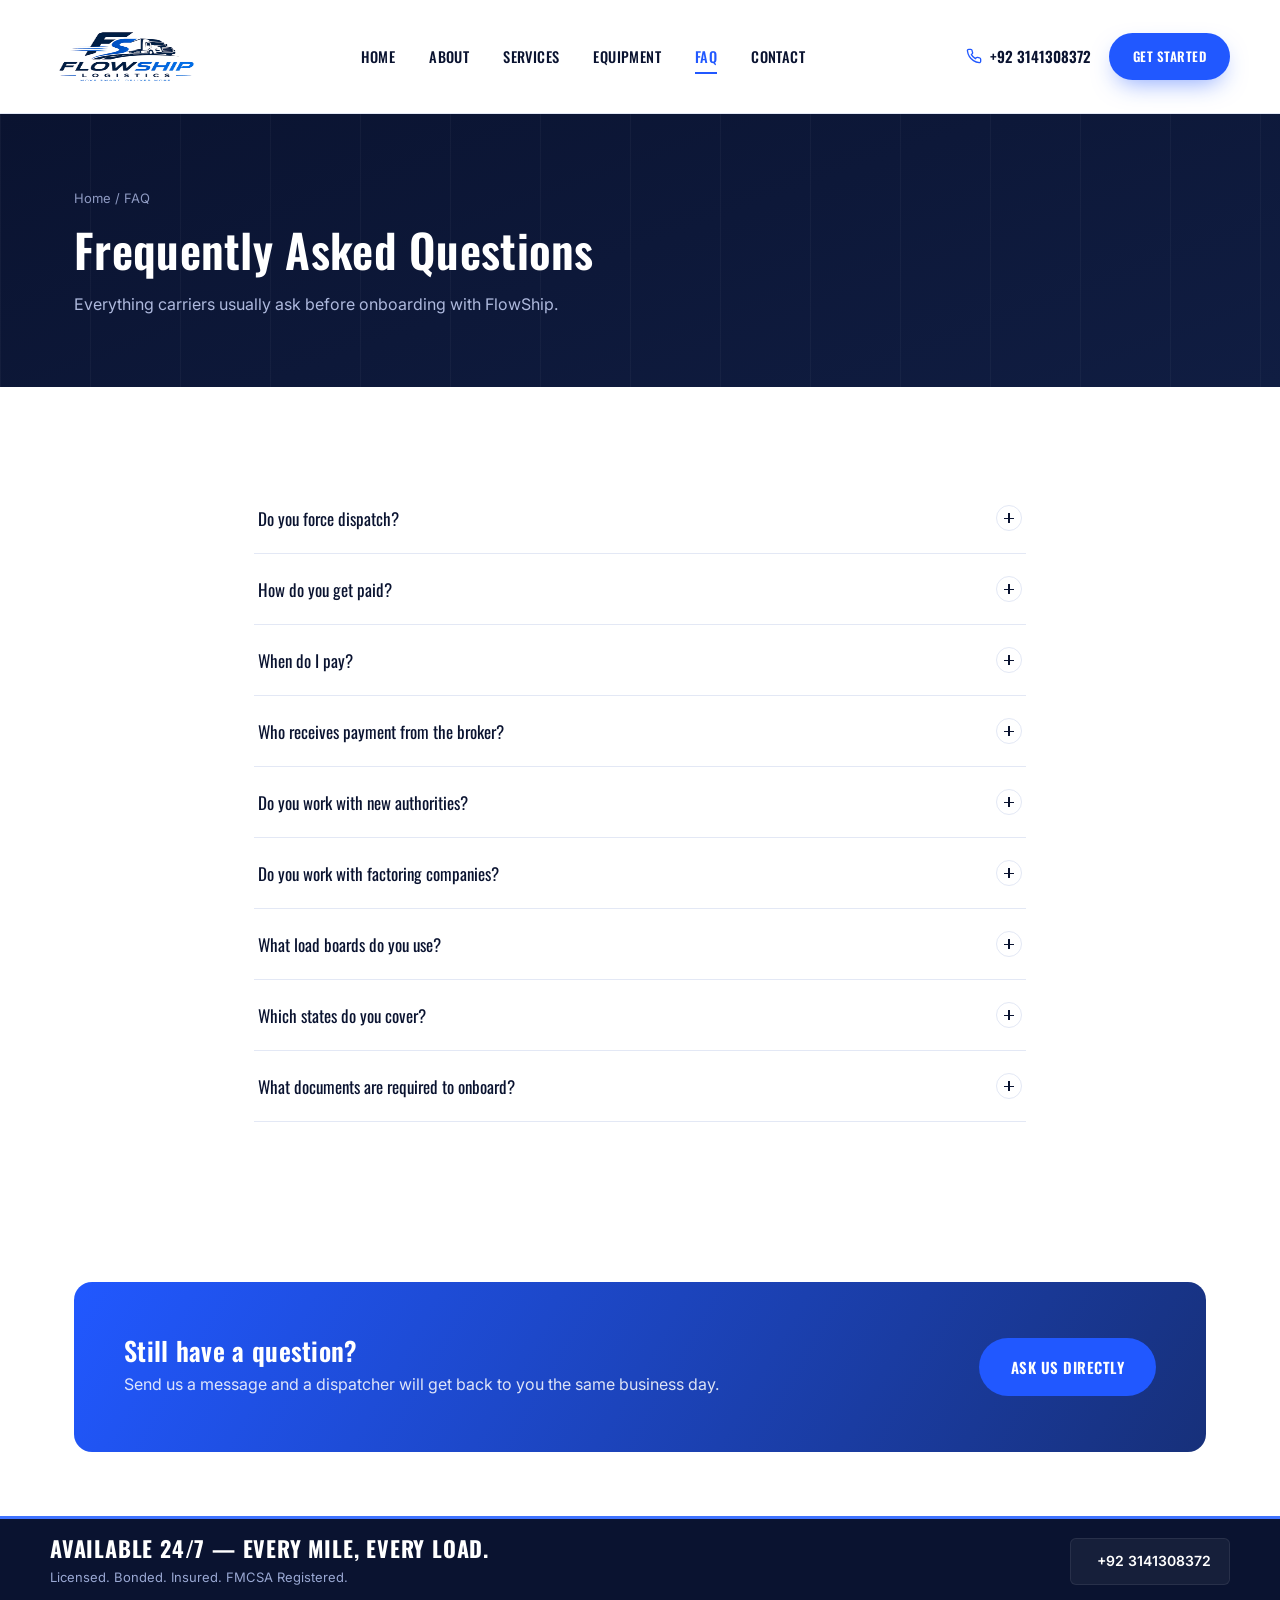
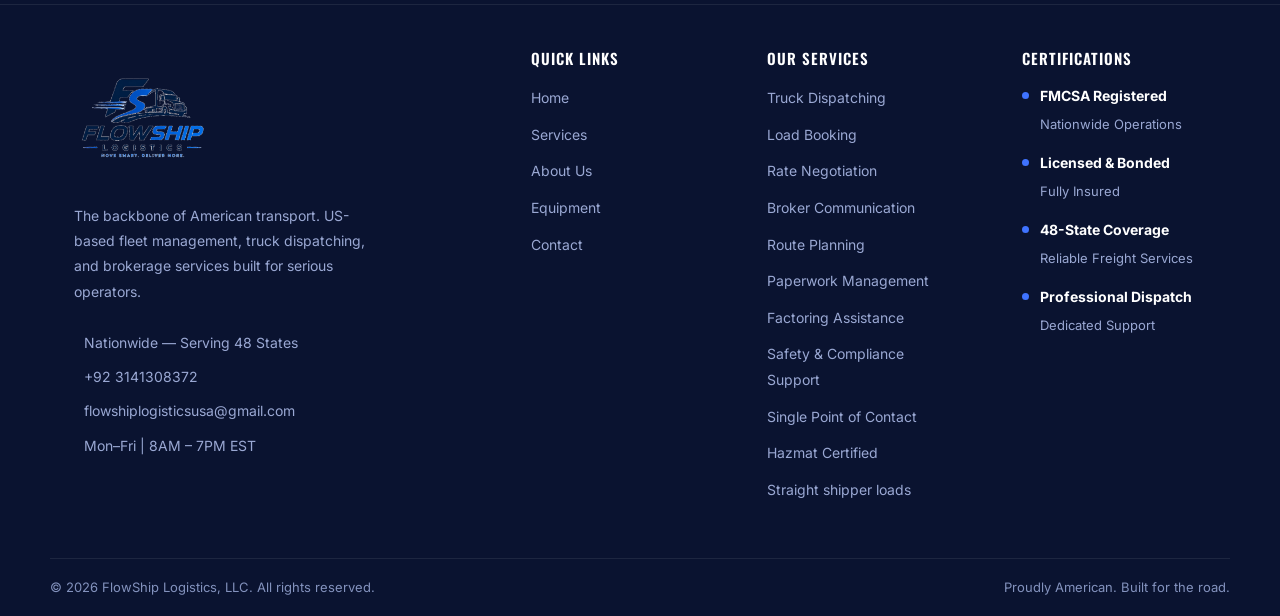
<file: faq.html>
<!DOCTYPE html>
<html lang="en">
<head>
<meta charset="UTF-8">
<meta name="viewport" content="width=device-width, initial-scale=1.0">
<title>FAQ | FlowShip Logistics</title>
<meta name="description" content="Answers to common questions about FlowShip Logistics dispatch fees, forced dispatch policy, factoring, load boards, and coverage.">
<link rel="icon" href="images/logo.png">
<link rel="preconnect" href="https://fonts.googleapis.com">
<link href="https://fonts.googleapis.com/css2?family=Oswald:wght@400;500;600;700&family=Inter:wght@400;500;600;700&display=swap" rel="stylesheet">
<link rel="stylesheet" href="css/style.css">
</head>
<body>

<div class="topbar">

</div>
<header class="site-header">
  <div class="container nav-wrap">
    <a href="index.html" class="brand"><img src="images/logo.png" alt="FlowShip Logistics"></a>
    <nav class="main-nav">
      <a href="index.html">Home</a>
      <a href="about.html">About</a>
      <a href="services.html">Services</a>
      <a href="equipment.html">Equipment</a>
   
      <a href="faq.html" class="active">FAQ</a>
      <a href="contact.html">Contact</a>
    </nav>
    <div class="nav-cta">
      <span class="nav-phone"><svg width="16" height="16" viewBox="0 0 24 24" fill="none" stroke="currentColor" stroke-width="2"><path d="M22 16.92v3a2 2 0 0 1-2.18 2 19.79 19.79 0 0 1-8.63-3.07 19.5 19.5 0 0 1-6-6 19.79 19.79 0 0 1-3.07-8.67A2 2 0 0 1 4.11 2h3a2 2 0 0 1 2 1.72 12.84 12.84 0 0 0 .7 2.81 2 2 0 0 1-.45 2.11L8.09 9.91a16 16 0 0 0 6 6l1.27-1.27a2 2 0 0 1 2.11-.45 12.84 12.84 0 0 0 2.81.7A2 2 0 0 1 22 16.92z"/></svg> 
       <a href="whatsapp://send?phone=923082535079" target="_blank" rel="noopener noreferrer" aria-label="WhatsApp">+92 3141308372</a>
 
      </span>
      <a href="onboarding.html" class="btn btn-primary btn-sm">Get Started</a>
    </div>
    <button class="menu-toggle" aria-label="Toggle menu"><span></span><span></span><span></span></button>
  </div>
</header>

<section class="page-hero">
  <div class="container">
    <div class="breadcrumb"><a href="index.html">Home</a> / FAQ</div>
    <h1>Frequently Asked Questions</h1>
    <p>Everything carriers usually ask before onboarding with FlowShip.</p>
  </div>
</section>

<section class="section">
  <div class="container" style="max-width:820px;">

    <div class="faq-item reveal">
      <button class="faq-q"><span>Do you force dispatch?</span><span class="plus"></span></button>
      <div class="faq-a"><p>No. Every load is presented to you first, and you approve it before we book anything on your behalf.</p></div>
    </div>

    <div class="faq-item reveal">
      <button class="faq-q"><span>How do you get paid?</span><span class="plus"></span></button>
      <div class="faq-a"><p>We charge a flat 7% of each booked load. There's no monthly fee, setup fee, or hidden charges.</p></div>
    </div>

    <div class="faq-item reveal">
      <button class="faq-q"><span>When do I pay?</span><span class="plus"></span></button>
      <div class="faq-a"><p>After the load is completed, according to our agreed payment process — you're never billed upfront.</p></div>
    </div>

    <div class="faq-item reveal">
      <button class="faq-q"><span>Who receives payment from the broker?</span><span class="plus"></span></button>
      <div class="faq-a"><p>The broker pays the carrier directly. FlowShip never touches your freight payment.</p></div>
    </div>

    <div class="faq-item reveal">
      <button class="faq-q"><span>Do you work with new authorities?</span><span class="plus"></span></button>
      <div class="faq-a"><p>Yes. We regularly onboard new MC authorities and help you get set up with brokers quickly.</p></div>
    </div>

    <div class="faq-item reveal">
      <button class="faq-q"><span>Do you work with factoring companies?</span><span class="plus"></span></button>
      <div class="faq-a"><p>Absolutely. We coordinate the required paperwork, including your Notice of Assignment, with your factoring company.</p></div>
    </div>

    <div class="faq-item reveal">
      <button class="faq-q"><span>What load boards do you use?</span><span class="plus"></span></button>
      <div class="faq-a"><p>We work across professional load boards and our own broker network to find quality, well-paying freight.</p></div>
    </div>

    <div class="faq-item reveal">
      <button class="faq-q"><span>Which states do you cover?</span><span class="plus"></span></button>
      <div class="faq-a"><p>All 48 contiguous United States.</p></div>
    </div>

    <div class="faq-item reveal">
      <button class="faq-q"><span>What documents are required to onboard?</span><span class="plus"></span></button>
      <div class="faq-a"><p>MC Authority, DOT number, W9, Certificate of Insurance (COI), and a Notice of Assignment if you use factoring.</p></div>
    </div>

  </div>
</section>

<section class="section-tight">
  <div class="container">
    <div class="cta-band reveal">
      <div>
        <h3>Still have a question?</h3>
        <p>Send us a message and a dispatcher will get back to you the same business day.</p>
      </div>
      <a href="contact.html" class="btn btn-primary">Ask Us Directly</a>
    </div>
  </div>
</section>

<!-- ================= FOOTER HTML STRUCTURE ================= -->
<!-- ================= FOOTER HTML STRUCTURE ================= -->

<div class="footer-topbar">

    <div class="container footer-top-content">

        <div class="footer-top-left">

            <h2>AVAILABLE 24/7 — EVERY MILE, EVERY LOAD.</h2>

            <p>
                Licensed. Bonded. Insured. FMCSA Registered.
            </p>

        </div>

        <div class="footer-top-right">


            <a href="whatsapp://send?phone=923082535079"
               class="footer-phone-btn">
                <i class="fa-brands fa-whatsapp"></i>
                +92 3141308372
            </a>

        </div>

    </div>

</div>

<!-- ===================== FOOTER ===================== -->

<footer class="site-footer">

    <div class="container footer-grid">

        <!-- LEFT -->

        <div class="footer-brand">

            <img src="images/logo.png" alt="FlowShip Logistics">

            <p>
                The backbone of American transport.
                US-based fleet management, truck dispatching,
                and brokerage services built for serious operators.
            </p>

            <div class="footer-contact">

                <div>
                    <i class="fa-solid fa-location-dot"></i>
                    Nationwide — Serving 48 States
                </div>

                <div>
                    <i class="fa-solid fa-phone"></i>

                      <a href="whatsapp://send?phone=923082535079" target="_blank" rel="noopener noreferrer" aria-label="WhatsApp">+92 3141308372</a>
 
                </div>

                <div>
                    <i class="fa-solid fa-envelope"></i>

                    <a href="#"
                       onclick="executeSmartEmailRouting('flowshiplogisticsusa@gmail.com'); return false;">
                        flowshiplogisticsusa@gmail.com
                    </a>
                </div>

                <div>
                    <i class="fa-regular fa-clock"></i>
                    Mon–Fri | 8AM – 7PM EST
                </div>

            </div>

        </div>

        <!-- QUICK LINKS -->

        <div class="footer-col">

            <h4>Quick Links</h4>

            <ul>

                <li>
                    <a href="index.html">
                        Home
                    </a>
                </li>

                <li>
                    <a href="services.html">
                        Services
                    </a>
                </li>

                <li>
                    <a href="about.html">
                        About Us
                    </a>
                </li>

                <li>
                    <a href="equipment.html">
                        Equipment
                    </a>
                </li>


                <li>
                    <a href="contact.html">
                        Contact
                    </a>
                </li>

            </ul>

        </div>

        <!-- SERVICES -->

        <div class="footer-col">

            <h4>Our Services</h4>

            <ul>

                <li>
                    <a href="services.html#dispatching">
                        Truck Dispatching
                    </a>
                </li>
    <li>
                    <a href="services.html#dispatching">
                       Load Booking
                    </a>
                </li>    <li>
                    <a href="services.html#dispatching">
                        Rate Negotiation
                    </a>
                </li>    <li>
                    <a href="services.html#dispatching">
                        Broker Communication
                    </a>
                </li>    <li>
                    <a href="services.html#dispatching">
                        Route Planning
                    </a>
                </li>    <li>
                    <a href="services.html#dispatching">
                        Paperwork Management
                    </a>
                </li>    <li>
                    <a href="services.html#dispatching">
                        Factoring Assistance
                    </a>
                </li>    <li>
                    <a href="services.html#dispatching">
                        Safety & Compliance Support
                    </a>
                </li>    <li>
                    <a href="services.html#dispatching">
                       Single Point of Contact
                    </a>
                </li>   
                <li>
                    <a href="services.html#dispatching">
                       Hazmat Certified
                    </a>
                </li>    <li>
                    <a href="services.html#dispatching">
                       Straight shipper loads
                    </a>
                </li>
            </ul>

        </div>

        <!-- CERTIFICATIONS -->

        <div class="footer-col">

            <h4>Certifications</h4>

            <ul class="footer-certifications">

                <li>

                    <strong>FMCSA Registered</strong>

                    <span>
                        Nationwide Operations
                    </span>

                </li>

                <li>

                    <strong>Licensed &amp; Bonded</strong>

                    <span>
                        Fully Insured
                    </span>

                </li>

                <li>

                    <strong>48-State Coverage</strong>

                    <span>
                        Reliable Freight Services
                    </span>

                </li>

                <li>

                    <strong>Professional Dispatch</strong>

                    <span>
                        Dedicated Support
                    </span>

                </li>

            </ul>

        </div>

    </div>

    <div class="container footer-bottom">

        <div>

            © 2026 FlowShip Logistics, LLC.
            All rights reserved.

        </div>

        <div class="legal">

            Proudly American. Built for the road.

        </div>

    </div>

</footer>


<script>
function executeSmartEmailRouting(targetDestinationEmail) {
    const subject = encodeURIComponent('Inquiry from FlowShip Logistics website');
    const gmailComposeUrl =
        "https://mail.google.com/mail/?view=cm&fs=1&to=" +
        encodeURIComponent(targetDestinationEmail) +
        "&su=" + subject;

    window.open(gmailComposeUrl, '_blank');
    window.location.href = "mailto:" + targetDestinationEmail + "?subject=" + subject;
}
</script>
<script src="js/script.js"></script>
</body>
</html>
</file>
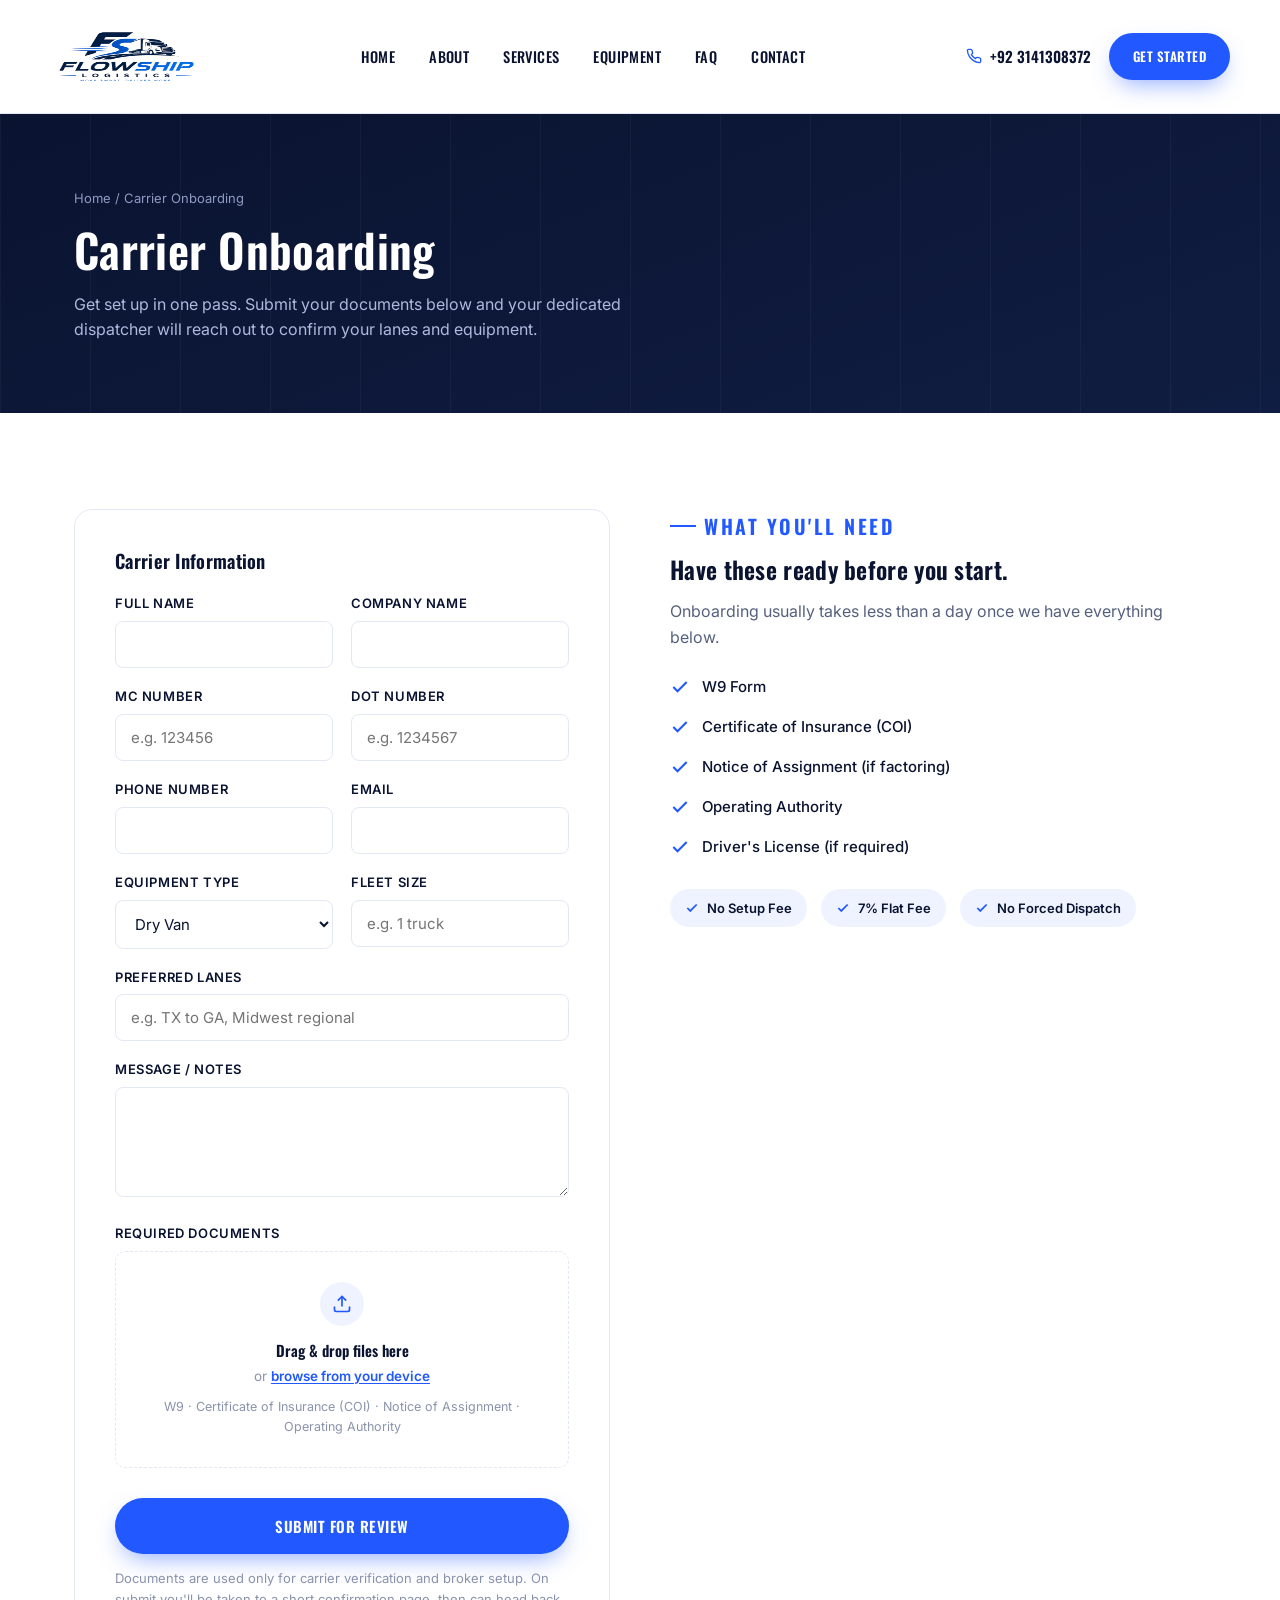
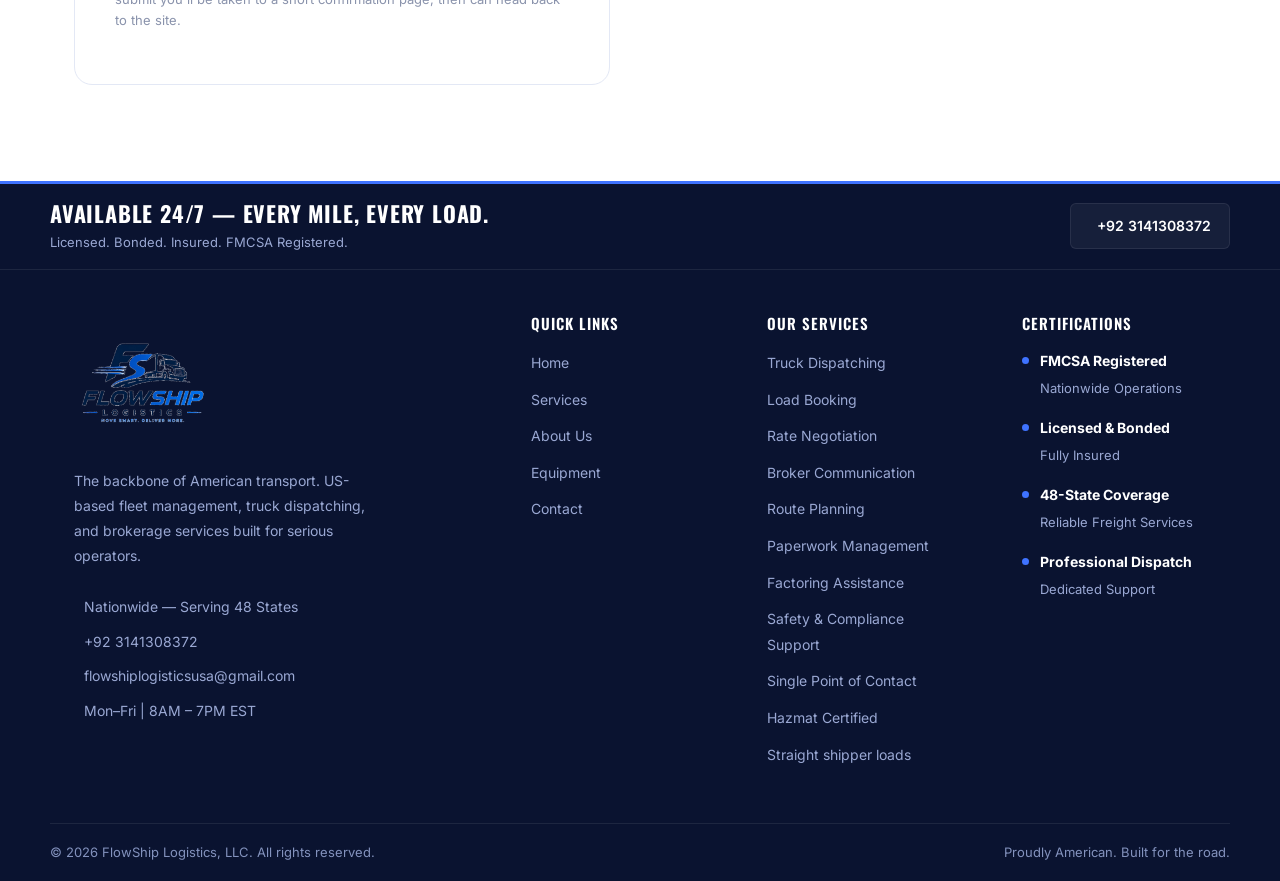
<file: onboarding.html>
<!DOCTYPE html>
<html lang="en">
<head>
<meta charset="UTF-8">
<meta name="viewport" content="width=device-width, initial-scale=1.0">
<title>Carrier Onboarding | FlowShip Logistics</title>
<meta name="description" content="Start onboarding with FlowShip Logistics. Submit your MC number, DOT number, insurance and W9 to get paired with a dedicated dispatcher.">
<link rel="icon" href="images/logo.png">
<link rel="preconnect" href="https://fonts.googleapis.com">
<link href="https://fonts.googleapis.com/css2?family=Oswald:wght@400;500;600;700&family=Inter:wght@400;500;600;700&display=swap" rel="stylesheet">
<link rel="stylesheet" href="css/style.css">
<style>
  /* ---- Carrier document upload: drag & drop + styled "browse" control ----
     Scoped here so this page works by itself. Feel free to move this block
     into css/style.css later, nothing here is onboarding-page-specific. */
  .field .upload-box{
    display:block;
    position:relative;
    border: 1.5px dashed var(--line);
    border-radius: var(--radius, 10px);
    padding: 30px 26px;
    text-align:center;
    background:#fff;
    cursor:pointer;
    margin-bottom:0;
    text-transform:none;
    letter-spacing:normal;
    font-weight:400;
    transition: border-color .2s ease, background .2s ease;
  }
  .field .upload-box:hover,
  .field .upload-box.dragover{
    border-color: var(--blue);
    background: var(--ice);
  }
  .upload-box-icon{
    width:44px; height:44px;
    margin:0 auto 12px;
    border-radius:50%;
    background: var(--ice);
    display:flex; align-items:center; justify-content:center;
    color: var(--blue);
    transition: background .2s ease;
  }
  .upload-box.dragover .upload-box-icon{ background:#fff; }
  .upload-box strong{
    display:block;
    color: var(--navy);
    font-family: var(--font-display);
    font-size:15px;
    font-weight:600;
    margin-bottom:4px;
  }
  .upload-box-sub{ display:block; font-size:13.5px; color: var(--slate-light); margin-bottom:10px; }
  .upload-box-browse{ color: var(--blue); font-weight:600; text-decoration:underline; text-underline-offset:2px; }
  .upload-box-types{ display:block; font-size:12.5px; color: var(--slate-light); margin-top:10px; line-height:1.6; }
  .upload-input{
    position:absolute;
    width:1px; height:1px;
    padding:0; margin:-1px;
    overflow:hidden;
    clip:rect(0,0,0,0);
    white-space:nowrap;
    border:0;
  }
  .upload-file-list{ margin-top:12px; display:flex; flex-direction:column; gap:8px; }
  .upload-file-item{
    display:flex; align-items:center; gap:10px;
    background: var(--ice);
    border:1px solid var(--line);
    border-radius:8px;
    padding:9px 12px;
    font-size:13.5px;
    color: var(--navy);
  }
  .upload-file-item svg{ color: var(--blue); flex-shrink:0; }
  .upload-file-item .file-name{ flex:1; overflow:hidden; text-overflow:ellipsis; white-space:nowrap; font-weight:500; }
  .upload-file-item .file-size{ color: var(--slate-light); font-size:12px; flex-shrink:0; }
  .upload-file-item .file-remove{
    background:none; border:none; cursor:pointer;
    color: var(--slate-light);
    font-size:18px; line-height:1; padding:0 2px;
    flex-shrink:0;
  }
  .upload-file-item .file-remove:hover{ color:#D64545; }
  /* ===== ONBOARDING SUCCESS POPUP ===== */

.onboarding-popup-overlay {
    position: fixed;
    inset: 0;
    z-index: 999999;

    display: flex;
    align-items: center;
    justify-content: center;

    padding: 20px;

    background: rgba(10, 20, 35, 0.68);

    opacity: 0;
    visibility: hidden;

    transition: opacity 0.25s ease, visibility 0.25s ease;
}

.onboarding-popup-overlay.show {
    opacity: 1;
    visibility: visible;
}

.onboarding-popup {
    width: 100%;
    max-width: 440px;

    padding: 38px 34px 32px;

    background: #ffffff;
    border-radius: 17px;

    text-align: center;

    box-shadow: 0 25px 70px rgba(0, 0, 0, 0.32);

    transform: translateY(25px) scale(0.96);

    transition: transform 0.25s ease;
}

.onboarding-popup-overlay.show .onboarding-popup {
    transform: translateY(0) scale(1);
}

.onboarding-popup-icon {
    width: 72px;
    height: 72px;

    display: flex;
    align-items: center;
    justify-content: center;

    margin: 0 auto 20px;

    border-radius: 50%;

    color: #198754;
    background: #e7f7ed;

    font-size: 39px;
    font-weight: bold;
}

.onboarding-popup h2 {
    margin: 0 0 12px;

    color: var(--navy);

    font-size: 27px;
    font-weight: 700;
}

.onboarding-popup p {
    margin: 0 0 26px;

    color: var(--slate);

    font-size: 15px;
    line-height: 1.65;
}

.onboarding-popup button {
    width: 100%;

    padding: 13px 20px;

    border: none;
    border-radius: 8px;

    background: var(--blue);

    color: #ffffff;

    font-size: 16px;
    font-weight: 600;

    cursor: pointer;
}

.onboarding-popup button:hover {
    filter: brightness(0.9);
}
</style>
</head>
<body>

<div class="topbar">

</div>
<header class="site-header">
  <div class="container nav-wrap">
    <a href="index.html" class="brand"><img src="images/logo.png" alt="FlowShip Logistics"></a>
    <nav class="main-nav">
      <a href="index.html">Home</a>
      <a href="about.html">About</a>
      <a href="services.html">Services</a>
      <a href="equipment.html">Equipment</a>

      <a href="faq.html">FAQ</a>
      <a href="contact.html">Contact</a>
    </nav>
    <div class="nav-cta">
      <span class="nav-phone"><svg width="16" height="16" viewBox="0 0 24 24" fill="none" stroke="currentColor" stroke-width="2"><path d="M22 16.92v3a2 2 0 0 1-2.18 2 19.79 19.79 0 0 1-8.63-3.07 19.5 19.5 0 0 1-6-6 19.79 19.79 0 0 1-3.07-8.67A2 2 0 0 1 4.11 2h3a2 2 0 0 1 2 1.72 12.84 12.84 0 0 0 .7 2.81 2 2 0 0 1-.45 2.11L8.09 9.91a16 16 0 0 0 6 6l1.27-1.27a2 2 0 0 1 2.11-.45 12.84 12.84 0 0 0 2.81.7A2 2 0 0 1 22 16.92z"/></svg>
       <a href="https://wa.me/923141308372" target="_blank" rel="noopener noreferrer" aria-label="WhatsApp">+92 3141308372</a>
 
      </span>
      <a href="onboarding.html" class="btn btn-primary btn-sm">Get Started</a>
    </div>
    <button class="menu-toggle" aria-label="Toggle menu"><span></span><span></span><span></span></button>
  </div>
</header>

<section class="page-hero">
  <div class="container">
    <div class="breadcrumb"><a href="index.html">Home</a> / Carrier Onboarding</div>
    <h1>Carrier Onboarding</h1>
    <p>Get set up in one pass. Submit your documents below and your dedicated dispatcher will reach out to confirm your lanes and equipment.</p>
  </div>
</section>

<section class="section">
  <div class="container two-col" style="align-items:flex-start;">

    <div class="reveal">
      <div class="form-card">
        <h3 style="margin-bottom:22px;">Carrier Information</h3>

        <!--
          IMPORTANT: this form's action="" MUST stay pointed at
          https://formsubmit.co/flowshiplogisticsusa@gmail.com

          That's a real, working, free endpoint that supports file
          attachments. It is NOT the same as posting to a service's
          bare homepage (like forminit.com, which just 403s, that
          domain isn't an API, it's a marketing page) and it does NOT
          need EmailJS, Formspree, or any fetch() wired on top of it,
          those were the things breaking it in earlier versions.

          This is a plain native HTML form submission. No JavaScript
          is involved in the sending itself, which is exactly why it's
          reliable: there's no fetch() call that can fail silently, no
          third-party SDK that can be misconfigured, nothing to debug
          in the console. The browser just POSTs the form the same way
          it has since 1995.

          On submit:
            1. You get an email at flowshiplogisticsusa@gmail.com with every
               field AND the attached documents as real attachments
               (~5MB/file cap on FormSubmit's free plan).
            2. The visitor gets an auto-reply confirmation at whatever
               email address THEY typed into the Email field.
          ONE-TIME STEP: if flowshiplogisticsusa@gmail.com hasn't already
          been activated with FormSubmit, the very first real
          submission triggers a "confirm this form" email to that
          inbox, click it once and everything after works.
        -->
        <form
          id="onboardingForm"
          action="https://formsubmit.co/flowshiplogisticsusa@gmail.com"
          method="POST"
          enctype="multipart/form-data"
        >
          <input type="hidden" name="_subject" value="New Carrier Onboarding Submission - FlowShip Logistics website">
          <input type="hidden" name="_autoresponse" value="Thanks, your carrier packet has been received. A dedicated dispatcher will follow up within one business day.">
          <input type="hidden" name="_template" value="table">
          <input type="hidden" name="_captcha" value="false">

          <div class="form-row">
            <div class="field"><label>Full Name</label><input type="text" name="full_name" required></div>
            <div class="field"><label>Company Name</label><input type="text" name="company_name" required></div>
          </div>
          <div class="form-row">
            <div class="field"><label>MC Number</label><input type="text" name="mc_number" placeholder="e.g. 123456" required></div>
            <div class="field"><label>DOT Number</label><input type="text" name="dot_number" placeholder="e.g. 1234567" required></div>
          </div>
          <div class="form-row">
            <div class="field"><label>Phone Number</label><input type="tel" name="phone" required></div>
            <div class="field"><label>Email</label><input type="email" name="email" required></div>
          </div>
          <div class="form-row">
            <div class="field">
              <label>Equipment Type</label>
              <select name="equipment_type"><option>Dry Van</option><option>Reefer</option><option>Flatbed</option><option>Step Deck</option><option>Power Only</option><option>Hotshot</option><option>Box Truck</option><option>Sprinter Van</option></select>
            </div>
            <div class="field"><label>Fleet Size</label><input type="text" name="fleet_size" placeholder="e.g. 1 truck"></div>
          </div>
          <div class="field"><label>Preferred Lanes</label><input type="text" name="preferred_lanes" placeholder="e.g. TX to GA, Midwest regional"></div>
          <div class="field"><label>Message / Notes</label><textarea name="message"></textarea></div>

          <div class="field">
            <label>Required Documents</label>
            <label class="upload-box" for="fileInput">
              <div class="upload-box-icon">
                <svg width="20" height="20" viewBox="0 0 24 24" fill="none" stroke="currentColor" stroke-width="2"><path d="M21 15v4a2 2 0 0 1-2 2H5a2 2 0 0 1-2-2v-4"/><polyline points="17 8 12 3 7 8"/><line x1="12" y1="3" x2="12" y2="15"/></svg>
              </div>
              <strong>Drag &amp; drop files here</strong>
              <span class="upload-box-sub">or <span class="upload-box-browse">browse from your device</span></span>
              <span class="upload-box-types">W9 · Certificate of Insurance (COI) · Notice of Assignment · Operating Authority</span>
            </label>
            <input type="file" name="attachments" id="fileInput" class="upload-input" multiple accept=".pdf,.doc,.docx,.jpg,.jpeg,.png">
            <div class="upload-file-list" id="fileList"></div>
          </div>

          <button type="submit" class="btn btn-primary btn-block">Submit for Review</button>
         </form>


         <!-- ONBOARDING SUCCESS POPUP -->

<div
    id="onboardingSuccessPopup"
    class="onboarding-popup-overlay"
>

    <div
        class="onboarding-popup"
        role="dialog"
        aria-modal="true"
    >

        <div class="onboarding-popup-icon">
            ✓
        </div>

        <h2>Application Submitted!</h2>

        <p>
            Your carrier onboarding information and documents
            have been submitted successfully. Our team will
            review your application and contact you shortly.
        </p>

        <button
            type="button"
            id="onboardingPopupOk"
        >
            OK
        </button>

    </div>

</div>

        <p class="form-note">Documents are used only for carrier verification and broker setup. On submit you'll be taken to a short confirmation page, then can head back to the site.</p>
      </div>
    </div>

    <div class="reveal">
      <div class="eyebrow">What You'll Need</div>
      <h2>Have these ready before you start.</h2>
      <p>Onboarding usually takes less than a day once we have everything below.</p>
      <div class="grid" style="gap:16px; margin-top:24px;">
        <div class="check-item"><svg width="20" height="20" viewBox="0 0 24 24" fill="none" stroke="var(--blue)" stroke-width="2.5"><polyline points="20 6 9 17 4 12"/></svg> W9 Form</div>
        <div class="check-item"><svg width="20" height="20" viewBox="0 0 24 24" fill="none" stroke="var(--blue)" stroke-width="2.5"><polyline points="20 6 9 17 4 12"/></svg> Certificate of Insurance (COI)</div>
        <div class="check-item"><svg width="20" height="20" viewBox="0 0 24 24" fill="none" stroke="var(--blue)" stroke-width="2.5"><polyline points="20 6 9 17 4 12"/></svg> Notice of Assignment (if factoring)</div>
        <div class="check-item"><svg width="20" height="20" viewBox="0 0 24 24" fill="none" stroke="var(--blue)" stroke-width="2.5"><polyline points="20 6 9 17 4 12"/></svg> Operating Authority</div>
        <div class="check-item"><svg width="20" height="20" viewBox="0 0 24 24" fill="none" stroke="var(--blue)" stroke-width="2.5"><polyline points="20 6 9 17 4 12"/></svg> Driver's License (if required)</div>
      </div>
      <div class="badge-row" style="margin-top:30px;">
        <div class="badge"><svg width="14" height="14" viewBox="0 0 24 24" fill="none" stroke="currentColor" stroke-width="3"><polyline points="20 6 9 17 4 12"/></svg> No Setup Fee</div>
        <div class="badge"><svg width="14" height="14" viewBox="0 0 24 24" fill="none" stroke="currentColor" stroke-width="3"><polyline points="20 6 9 17 4 12"/></svg> 7% Flat Fee</div>
        <div class="badge"><svg width="14" height="14" viewBox="0 0 24 24" fill="none" stroke="currentColor" stroke-width="3"><polyline points="20 6 9 17 4 12"/></svg> No Forced Dispatch</div>
      </div>
    </div>

  </div>
</section>

<!-- ================= FOOTER HTML STRUCTURE ================= -->

<div class="footer-topbar">

    <div class="container footer-top-content">

        <div class="footer-top-left">

            <h2>AVAILABLE 24/7 — EVERY MILE, EVERY LOAD.</h2>

            <p>
                Licensed. Bonded. Insured. FMCSA Registered.
            </p>

        </div>

        <div class="footer-top-right">


            <a href="whatsapp://send?phone=923082535079"
               class="footer-phone-btn">
                <i class="fa-brands fa-whatsapp"></i>
                +92 3141308372
            </a>

        </div>

    </div>

</div>

<!-- ===================== FOOTER ===================== -->

<footer class="site-footer">

    <div class="container footer-grid">

        <!-- LEFT -->

        <div class="footer-brand">

            <img src="images/logo.png" alt="FlowShip Logistics">

            <p>
                The backbone of American transport.
                US-based fleet management, truck dispatching,
                and brokerage services built for serious operators.
            </p>

            <div class="footer-contact">

                <div>
                    <i class="fa-solid fa-location-dot"></i>
                    Nationwide — Serving 48 States
                </div>

                <div>
                    <i class="fa-solid fa-phone"></i>

                      <a href="whatsapp://send?phone=923082535079" target="_blank" rel="noopener noreferrer" aria-label="WhatsApp">+92 3141308372</a>
 
                </div>

                <div>
                    <i class="fa-solid fa-envelope"></i>

                    <a href="#"
                       onclick="executeSmartEmailRouting('flowshiplogisticsusa@gmail.com'); return false;">
                        flowshiplogisticsusa@gmail.com
                    </a>
                </div>

                <div>
                    <i class="fa-regular fa-clock"></i>
                    Mon–Fri | 8AM – 7PM EST
                </div>

            </div>

        </div>

        <!-- QUICK LINKS -->

        <div class="footer-col">

            <h4>Quick Links</h4>

            <ul>

                <li>
                    <a href="index.html">
                        Home
                    </a>
                </li>

                <li>
                    <a href="services.html">
                        Services
                    </a>
                </li>

                <li>
                    <a href="about.html">
                        About Us
                    </a>
                </li>

                <li>
                    <a href="equipment.html">
                        Equipment
                    </a>
                </li>


                <li>
                    <a href="contact.html">
                        Contact
                    </a>
                </li>

            </ul>

        </div>

        <!-- SERVICES -->

        <div class="footer-col">

            <h4>Our Services</h4>

            <ul>

                <li>
                    <a href="services.html#dispatching">
                        Truck Dispatching
                    </a>
                </li>
    <li>
                    <a href="services.html#dispatching">
                       Load Booking
                    </a>
                </li>    <li>
                    <a href="services.html#dispatching">
                        Rate Negotiation
                    </a>
                </li>    <li>
                    <a href="services.html#dispatching">
                        Broker Communication
                    </a>
                </li>    <li>
                    <a href="services.html#dispatching">
                        Route Planning
                    </a>
                </li>    <li>
                    <a href="services.html#dispatching">
                        Paperwork Management
                    </a>
                </li>    <li>
                    <a href="services.html#dispatching">
                        Factoring Assistance
                    </a>
                </li>    <li>
                    <a href="services.html#dispatching">
                        Safety & Compliance Support
                    </a>
                </li>    <li>
                    <a href="services.html#dispatching">
                       Single Point of Contact
                    </a>
                </li>   
                <li>
                    <a href="services.html#dispatching">
                       Hazmat Certified
                    </a>
                </li>    <li>
                    <a href="services.html#dispatching">
                       Straight shipper loads
                    </a>
                </li>
            </ul>

        </div>

        <!-- CERTIFICATIONS -->

        <div class="footer-col">

            <h4>Certifications</h4>

            <ul class="footer-certifications">

                <li>

                    <strong>FMCSA Registered</strong>

                    <span>
                        Nationwide Operations
                    </span>

                </li>

                <li>

                    <strong>Licensed &amp; Bonded</strong>

                    <span>
                        Fully Insured
                    </span>

                </li>

                <li>

                    <strong>48-State Coverage</strong>

                    <span>
                        Reliable Freight Services
                    </span>

                </li>

                <li>

                    <strong>Professional Dispatch</strong>

                    <span>
                        Dedicated Support
                    </span>

                </li>

            </ul>

        </div>

    </div>

    <div class="container footer-bottom">

        <div>

            © 2026 FlowShip Logistics, LLC.
            All rights reserved.

        </div>

        <div class="legal">

            Proudly American. Built for the road.

        </div>

    </div>

</footer>


<script>
function executeSmartEmailRouting(targetDestinationEmail) {
    const subject = encodeURIComponent('Inquiry from FlowShip Logistics website');
    const gmailComposeUrl =
        "https://mail.google.com/mail/?view=cm&fs=1&to=" +
        encodeURIComponent(targetDestinationEmail) +
        "&su=" + subject;

    window.open(gmailComposeUrl, '_blank');
    window.location.href = "mailto:" + targetDestinationEmail + "?subject=" + subject;
}
</script>


<script src="js/script.js"></script>
<script>

const onboardingForm =
    document.getElementById('onboardingForm');

const onboardingSuccessPopup =
    document.getElementById(
        'onboardingSuccessPopup'
    );

const onboardingPopupOk =
    document.getElementById(
        'onboardingPopupOk'
    );


onboardingForm.addEventListener(
    'submit',
    async function(event) {

        // Stop FormSubmit from opening
        // its separate "Thanks" page
        event.preventDefault();


        const submitButton =
            onboardingForm.querySelector(
                'button[type="submit"]'
            );


        const originalButtonText =
            submitButton.innerText;


        submitButton.innerText =
            'Submitting...';


        submitButton.disabled =
            true;


        const formData =
            new FormData(onboardingForm);


        try {

            const response =
                await fetch(

                    onboardingForm.action,

                    {

                        method: 'POST',

                        body: formData,

                        headers: {

                            'Accept':
                                'application/json'

                        }

                    }

                );


            if (!response.ok) {

                throw new Error(
                    'Form submission failed.'
                );

            }


            // Clear the form after a successful upload
            onboardingForm.reset();


            // Remove the displayed file names
            document
                .getElementById('fileList')
                .innerHTML = '';


            // Show the professional popup
            onboardingSuccessPopup
                .classList
                .add('show');


        } catch (error) {

            console.error(
                'Onboarding submission failed:',
                error
            );


            alert(
                'There was a problem submitting your onboarding application. Please try again.'
            );

        } finally {

            submitButton.innerText =
                originalButtonText;


            submitButton.disabled =
                false;

        }

    }
);


// Close popup when OK is clicked

onboardingPopupOk.addEventListener(
    'click',
    function() {

        onboardingSuccessPopup
            .classList
            .remove('show');

    }
);

</script>
</body>
</html>
</file>
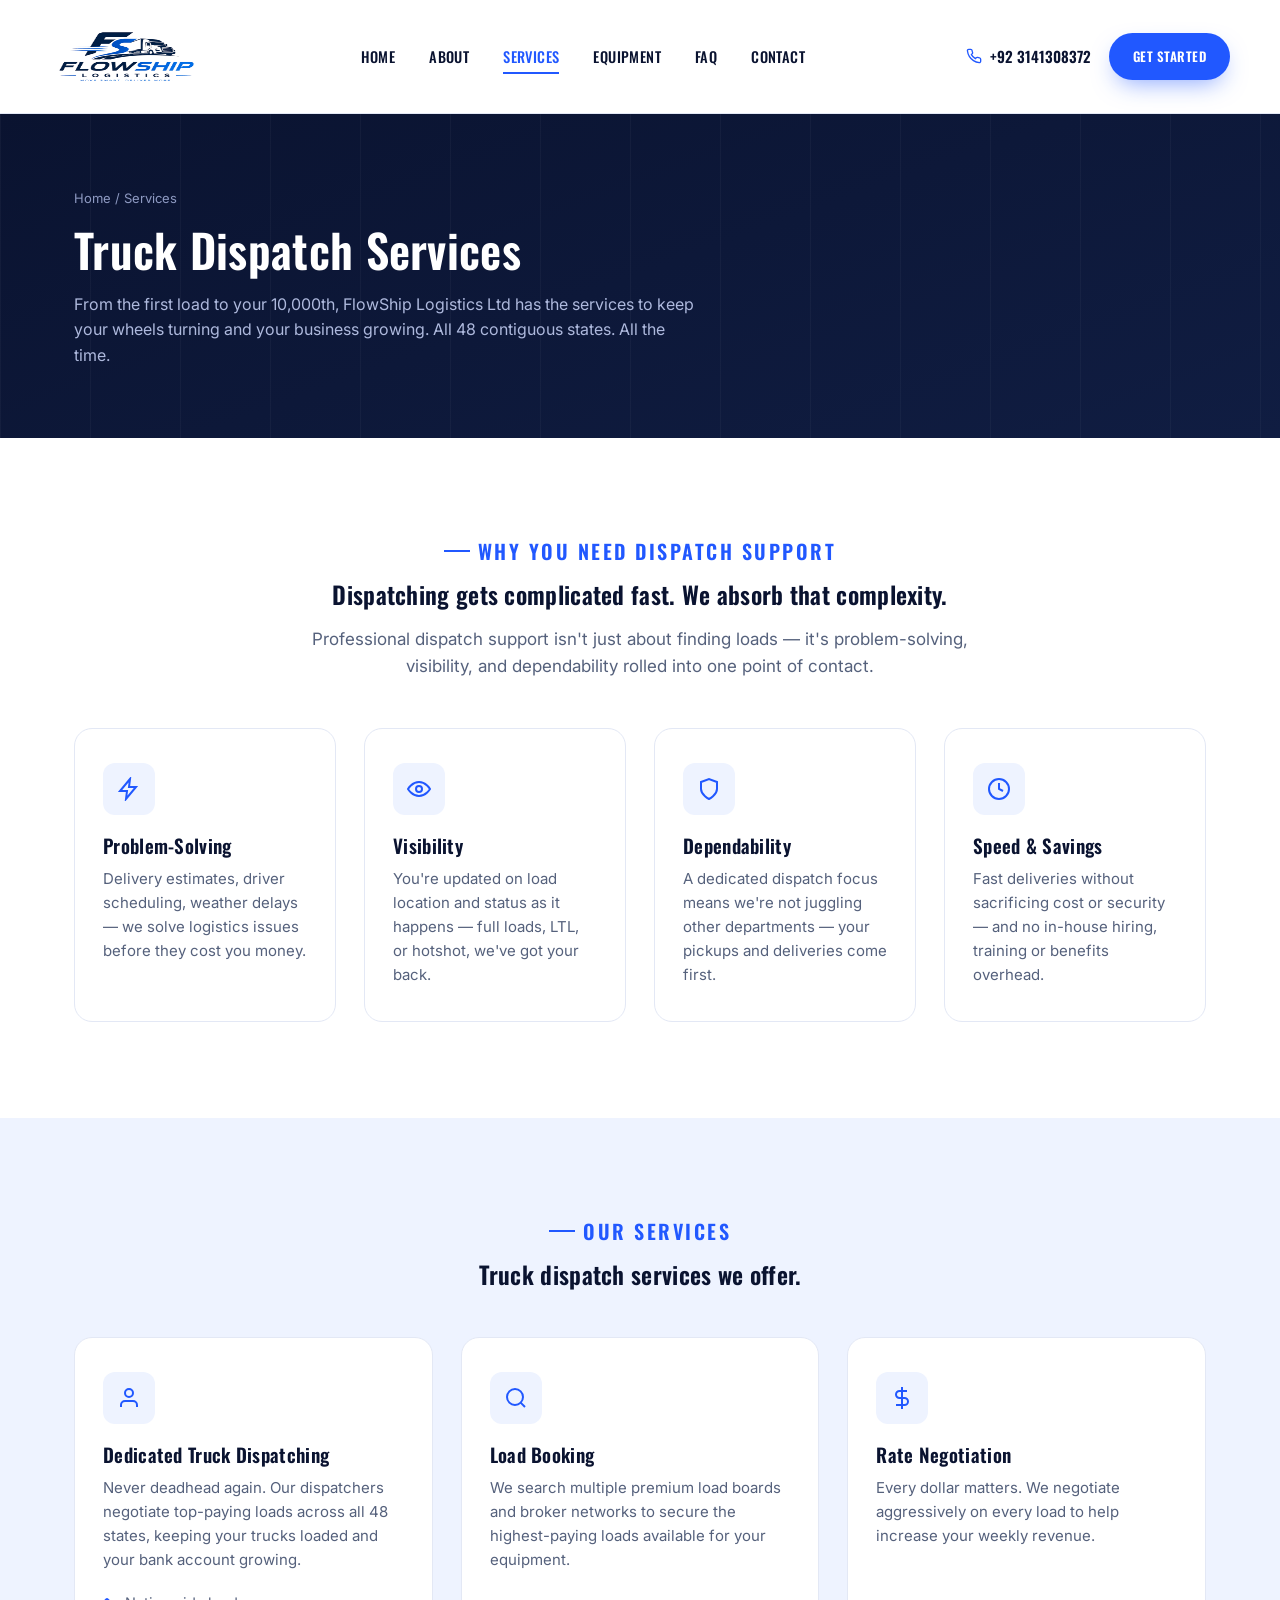
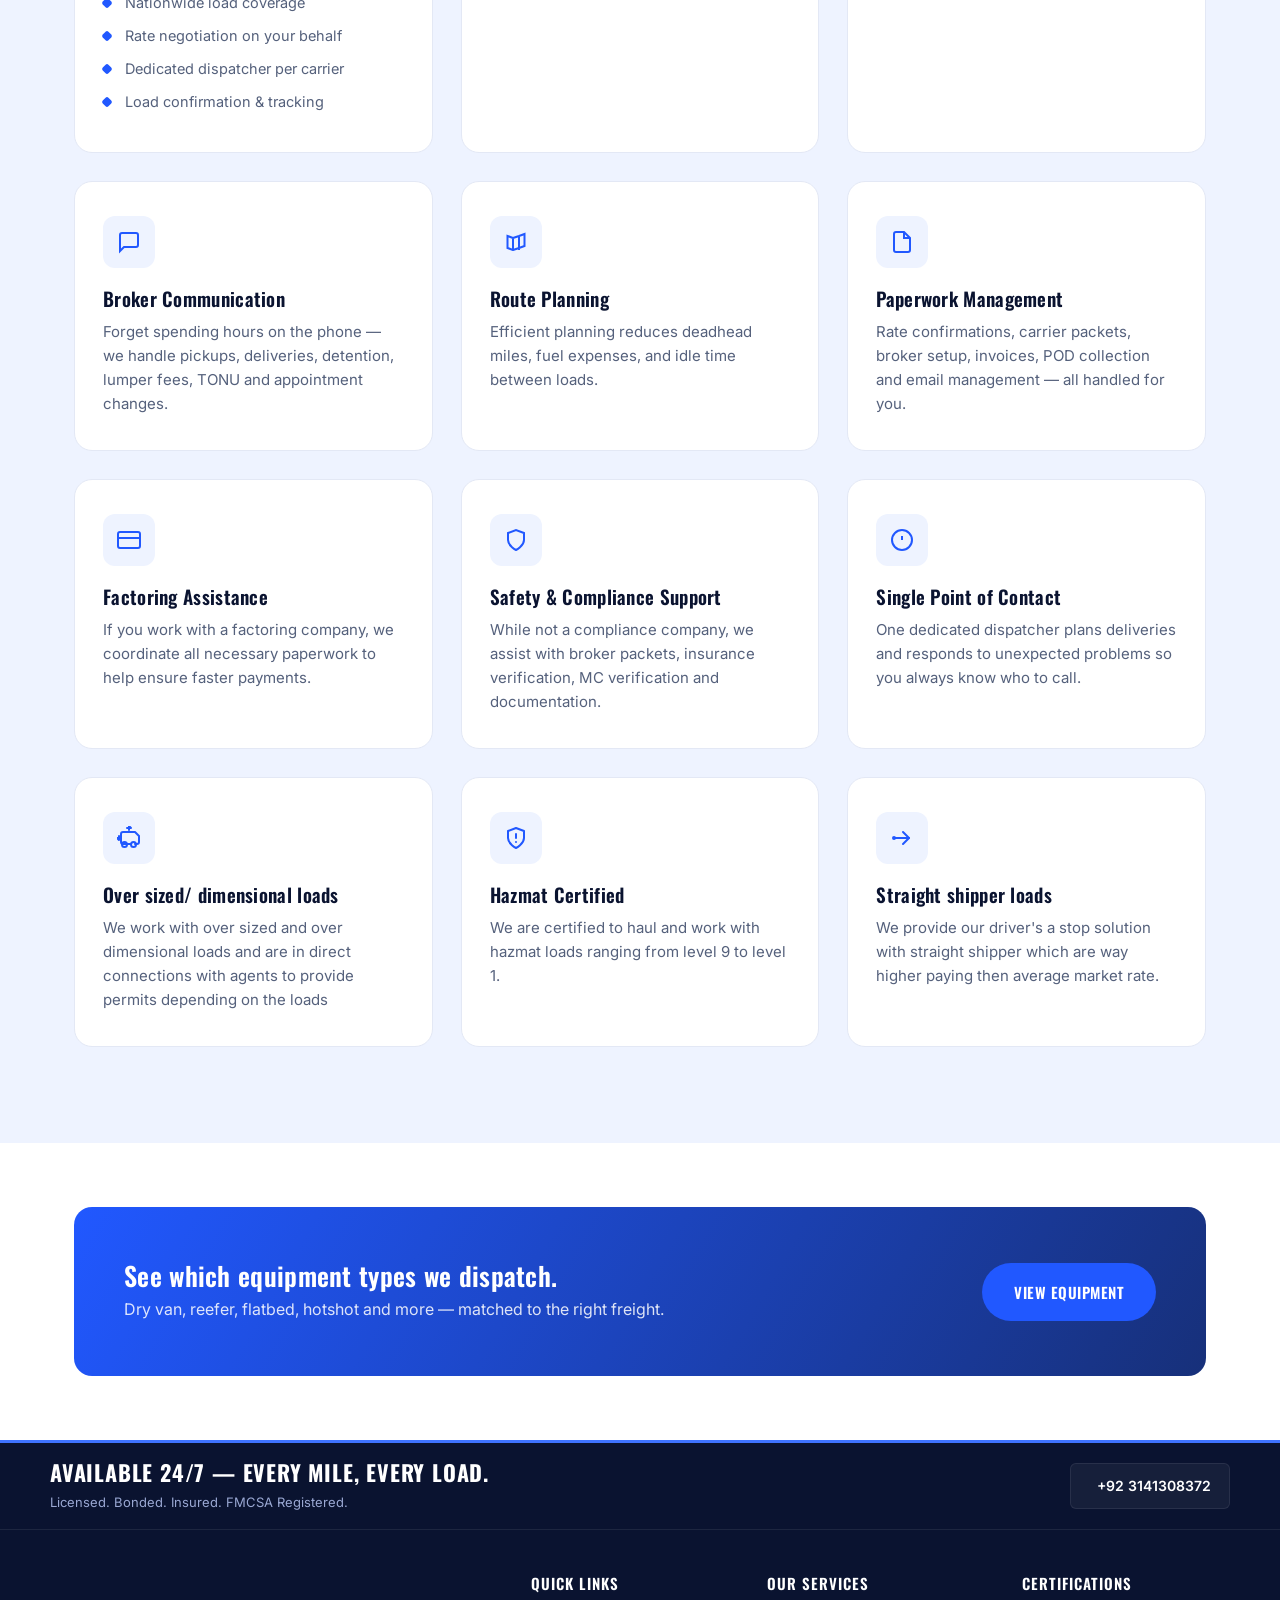
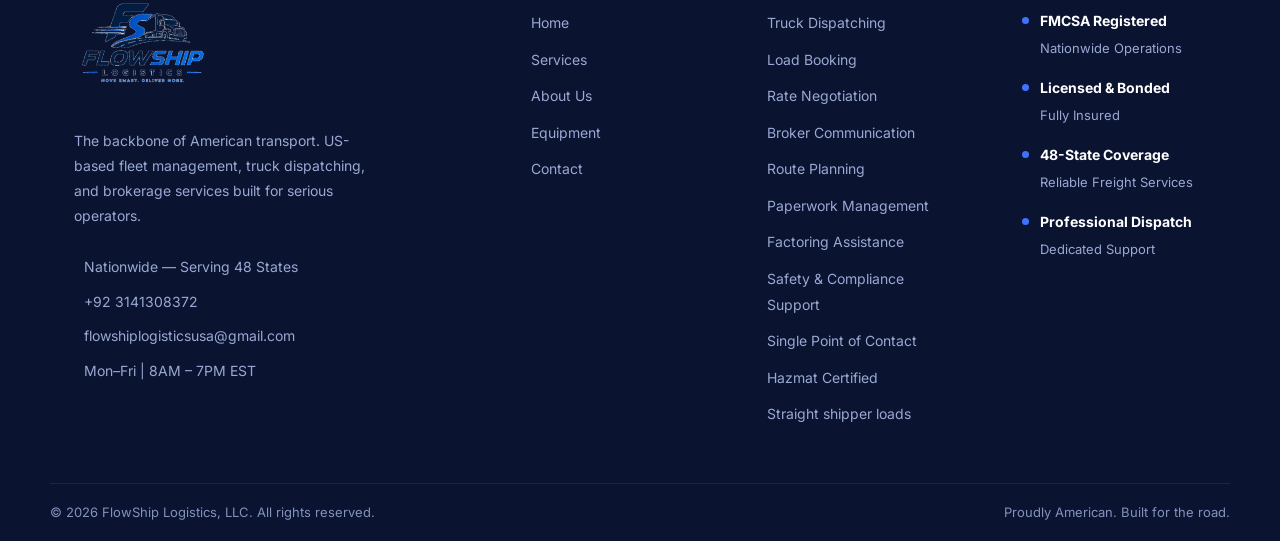
<file: services.html>
<!DOCTYPE html>
<html lang="en">
<head>
<meta charset="UTF-8">
<meta name="viewport" content="width=device-width, initial-scale=1.0">
<title>Truck Dispatch Services | FlowShip Logistics</title>
<meta name="description" content="Dedicated truck dispatching, load booking, rate negotiation, broker communication, route planning, paperwork management and factoring assistance.">
<link rel="icon" href="images/logo.png">
<link rel="preconnect" href="https://fonts.googleapis.com">
<link href="https://fonts.googleapis.com/css2?family=Oswald:wght@400;500;600;700&family=Inter:wght@400;500;600;700&display=swap" rel="stylesheet">
<link rel="stylesheet" href="css/style.css">
</head>
<body>

<div class="topbar">

</div>
<header class="site-header">
  <div class="container nav-wrap">
    <a href="index.html" class="brand"><img src="images/logo.png" alt="FlowShip Logistics"></a>
    <nav class="main-nav">
      <a href="index.html">Home</a>
      <a href="about.html">About</a>
      <a href="services.html" class="active">Services</a>
      <a href="equipment.html">Equipment</a>
    
      <a href="faq.html">FAQ</a>
      <a href="contact.html">Contact</a>
    </nav>
    <div class="nav-cta">
      <span class="nav-phone"><svg width="16" height="16" viewBox="0 0 24 24" fill="none" stroke="currentColor" stroke-width="2"><path d="M22 16.92v3a2 2 0 0 1-2.18 2 19.79 19.79 0 0 1-8.63-3.07 19.5 19.5 0 0 1-6-6 19.79 19.79 0 0 1-3.07-8.67A2 2 0 0 1 4.11 2h3a2 2 0 0 1 2 1.72 12.84 12.84 0 0 0 .7 2.81 2 2 0 0 1-.45 2.11L8.09 9.91a16 16 0 0 0 6 6l1.27-1.27a2 2 0 0 1 2.11-.45 12.84 12.84 0 0 0 2.81.7A2 2 0 0 1 22 16.92z"/></svg>
         <a href="whatsapp://send?phone=923082535079" target="_blank" rel="noopener noreferrer" aria-label="WhatsApp">+92 3141308372</a>
 
      </span>
      <a href="onboarding.html" class="btn btn-primary btn-sm">Get Started</a>
    </div>
    <button class="menu-toggle" aria-label="Toggle menu"><span></span><span></span><span></span></button>
  </div>
</header>

<section class="page-hero">
  <div class="container">
    <div class="breadcrumb"><a href="index.html">Home</a> / Services</div>
    <h1>Truck Dispatch Services</h1>
    <p>From the first load to your 10,000th, FlowShip Logistics Ltd has the services to keep your wheels turning and your business growing. All 48 contiguous states. All the time.</p>
  </div>
</section>

<section class="section">
  <div class="container">
    <div class="section-head center">
      <div class="eyebrow">Why You Need Dispatch Support</div>
      <h2>Dispatching gets complicated fast. We absorb that complexity.</h2>
      <p>Professional dispatch support isn't just about finding loads — it's problem-solving, visibility, and dependability rolled into one point of contact.</p>
    </div>
    <div class="grid grid-4">
      <div class="card reveal">
        <div class="icon"><svg width="24" height="24" viewBox="0 0 24 24" fill="none" stroke="currentColor" stroke-width="2"><path d="M13 2L3 14h7l-1 8 10-12h-7z"/></svg></div>
        <h3>Problem-Solving</h3>
        <p>Delivery estimates, driver scheduling, weather delays — we solve logistics issues before they cost you money.</p>
      </div>
      <div class="card reveal">
        <div class="icon"><svg width="24" height="24" viewBox="0 0 24 24" fill="none" stroke="currentColor" stroke-width="2"><path d="M1 12s4-7 11-7 11 7 11 7-4 7-11 7-11-7-11-7z"/><circle cx="12" cy="12" r="3"/></svg></div>
        <h3>Visibility</h3>
        <p>You're updated on load location and status as it happens — full loads, LTL, or hotshot, we've got your back.</p>
      </div>
      <div class="card reveal">
        <div class="icon"><svg width="24" height="24" viewBox="0 0 24 24" fill="none" stroke="currentColor" stroke-width="2"><path d="M12 22s8-4 8-10V5l-8-3-8 3v7c0 6 8 10 8 10z"/></svg></div>
        <h3>Dependability</h3>
        <p>A dedicated dispatch focus means we're not juggling other departments — your pickups and deliveries come first.</p>
      </div>
      <div class="card reveal">
        <div class="icon"><svg width="24" height="24" viewBox="0 0 24 24" fill="none" stroke="currentColor" stroke-width="2"><circle cx="12" cy="12" r="10"/><polyline points="12 6 12 12 16 14"/></svg></div>
        <h3>Speed &amp; Savings</h3>
        <p>Fast deliveries without sacrificing cost or security — and no in-house hiring, training or benefits overhead.</p>
      </div>
    </div>
  </div>
</section>

<section class="section bg-ice">
  <div class="container">
    <div class="section-head center">
      <div class="eyebrow">Our Services</div>
      <h2>Truck dispatch services we offer.</h2>
    </div>
    <div class="grid grid-3">
      <div class="card reveal">
        <div class="icon"><svg width="24" height="24" viewBox="0 0 24 24" fill="none" stroke="currentColor" stroke-width="2"><path d="M20 21v-2a4 4 0 0 0-4-4H8a4 4 0 0 0-4 4v2"/><circle cx="12" cy="7" r="4"/></svg></div>
        <h3>Dedicated Truck Dispatching</h3>
        <p>Never deadhead again. Our dispatchers negotiate top-paying loads across all 48 states, keeping your trucks loaded and your bank account growing.</p>
        <ul>
          <li>Nationwide load coverage</li>
          <li>Rate negotiation on your behalf</li>
          <li>Dedicated dispatcher per carrier</li>
          <li>Load confirmation & tracking</li>
        </ul>
      </div>
      <div class="card reveal">
        <div class="icon"><svg width="24" height="24" viewBox="0 0 24 24" fill="none" stroke="currentColor" stroke-width="2"><circle cx="11" cy="11" r="8"/><line x1="21" y1="21" x2="16.65" y2="16.65"/></svg></div>
        <h3>Load Booking</h3>
        <p>We search multiple premium load boards and broker networks to secure the highest-paying loads available for your equipment.</p>
      </div>
      <div class="card reveal">
        <div class="icon"><svg width="24" height="24" viewBox="0 0 24 24" fill="none" stroke="currentColor" stroke-width="2"><line x1="12" y1="1" x2="12" y2="23"/><path d="M17 5H9.5a3.5 3.5 0 0 0 0 7h5a3.5 3.5 0 0 1 0 7H6"/></svg></div>
        <h3>Rate Negotiation</h3>
        <p>Every dollar matters. We negotiate aggressively on every load to help increase your weekly revenue.</p>
      </div>
      <div class="card reveal">
        <div class="icon"><svg width="24" height="24" viewBox="0 0 24 24" fill="none" stroke="currentColor" stroke-width="2"><path d="M21 15a2 2 0 0 1-2 2H7l-4 4V5a2 2 0 0 1 2-2h14a2 2 0 0 1 2 2z"/></svg></div>
        <h3>Broker Communication</h3>
        <p>Forget spending hours on the phone — we handle pickups, deliveries, detention, lumper fees, TONU and appointment changes.</p>
      </div>
      <div class="card reveal">
        <div class="icon"><svg width="24" height="24" viewBox="0 0 24 24" fill="none" stroke="currentColor" stroke-width="2"><path d="M9 20l-5.5-2V6L9 8m0 12l6-2M9 20V8m6 10l5.5-2V4L15 6m0 14V6m0 0L9 8"/></svg></div>
        <h3>Route Planning</h3>
        <p>Efficient planning reduces deadhead miles, fuel expenses, and idle time between loads.</p>
      </div>
      <div class="card reveal">
        <div class="icon"><svg width="24" height="24" viewBox="0 0 24 24" fill="none" stroke="currentColor" stroke-width="2"><path d="M14 2H6a2 2 0 0 0-2 2v16a2 2 0 0 0 2 2h12a2 2 0 0 0 2-2V8z"/><polyline points="14 2 14 8 20 8"/></svg></div>
        <h3>Paperwork Management</h3>
        <p>Rate confirmations, carrier packets, broker setup, invoices, POD collection and email management — all handled for you.</p>
      </div>
      <div class="card reveal">
        <div class="icon"><svg width="24" height="24" viewBox="0 0 24 24" fill="none" stroke="currentColor" stroke-width="2"><rect x="1" y="4" width="22" height="16" rx="2"/><line x1="1" y1="10" x2="23" y2="10"/></svg></div>
        <h3>Factoring Assistance</h3>
        <p>If you work with a factoring company, we coordinate all necessary paperwork to help ensure faster payments.</p>
      </div>
      <div class="card reveal">
        <div class="icon"><svg width="24" height="24" viewBox="0 0 24 24" fill="none" stroke="currentColor" stroke-width="2"><path d="M12 22s8-4 8-10V5l-8-3-8 3v7c0 6 8 10 8 10z"/></svg></div>
        <h3>Safety &amp; Compliance Support</h3>
        <p>While not a compliance company, we assist with broker packets, insurance verification, MC verification and documentation.</p>
      </div>
      <div class="card reveal">
        <div class="icon"><svg width="24" height="24" viewBox="0 0 24 24" fill="none" stroke="currentColor" stroke-width="2"><circle cx="12" cy="12" r="10"/><line x1="12" y1="8" x2="12" y2="12"/><line x1="12" y1="16" x2="12.01" y2="16"/></svg></div>
        <h3>Single Point of Contact</h3>
        <p>One dedicated dispatcher plans deliveries and responds to unexpected problems so you always know who to call.</p>
      </div>

     <!-- Card 1: Over sized/ dimensional loads -->
<div class="card reveal">
  <div class="icon">
    <!-- Truck with expansion arrows icon -->
    <svg width="24" height="24" viewBox="0 0 24 24" fill="none" stroke="currentColor" stroke-width="2" stroke-linecap="round" stroke-linejoin="round">
      <path d="M14 18H6a2 2 0 0 1-2-2V8a2 2 0 0 1 2-2h8" />
      <path d="M14 6h4l4 4v6a2 2 0 0 1-2 2h-2" />
      <circle cx="7.5" cy="18.5" r="2.5" />
      <circle cx="16.5" cy="18.5" r="2.5" />
      <polyline points="10 2 14 2 12 0 12 4" />
      <polyline points="2 10 2 14 0 12 4 12" />
    </svg>
  </div>
  <h3>Over sized/ dimensional loads</h3>
  <p>We work with over sized and over dimensional loads and are in direct connections with agents to provide permits depending on the loads</p>
</div>

<!-- Card 2: Hazmat Certified -->
<div class="card reveal">
  <div class="icon">
    <!-- Biohazard/Shield warning icon -->
    <svg width="24" height="24" viewBox="0 0 24 24" fill="none" stroke="currentColor" stroke-width="2" stroke-linecap="round" stroke-linejoin="round">
      <path d="M12 22s8-4 8-10V5l-8-3-8 3v7c0 6 8 10 8 10z" />
      <path d="M12 8v4" />
      <path d="M12 16h.01" />
    </svg>
  </div>
  <h3>Hazmat Certified</h3>
  <p>We are certified to haul and work with hazmat loads ranging from level 9 to level 1.</p>
</div>

<!-- Card 3: Straight shipper loads -->
<div class="card reveal">
  <div class="icon">
    <!-- Direct point-to-point route icon -->
    <svg width="24" height="24" viewBox="0 0 24 24" fill="none" stroke="currentColor" stroke-width="2" stroke-linecap="round" stroke-linejoin="round">
      <path d="M5 12h14" />
      <polyline points="13 6 19 12 13 18" />
      <circle cx="4" cy="12" r="1" />
    </svg>
  </div>
  <h3>Straight shipper loads</h3>
  <p>We provide our driver's a stop solution with straight shipper which are way higher paying then average market rate.</p>
</div>


    </div>
  </div>
</section>

<section class="section-tight">
  <div class="container">
    <div class="cta-band reveal">
      <div>
        <h3>See which equipment types we dispatch.</h3>
        <p>Dry van, reefer, flatbed, hotshot and more — matched to the right freight.</p>
      </div>
      <a href="equipment.html" class="btn btn-primary">View Equipment</a>
    </div>
  </div>
</section>
<!-- ================= FOOTER HTML STRUCTURE ================= -->

<div class="footer-topbar">

    <div class="container footer-top-content">

        <div class="footer-top-left">

            <h2>AVAILABLE 24/7 — EVERY MILE, EVERY LOAD.</h2>

            <p>
                Licensed. Bonded. Insured. FMCSA Registered.
            </p>

        </div>

        <div class="footer-top-right">


            <a href="whatsapp://send?phone=923082535079"
               class="footer-phone-btn">
                <i class="fa-brands fa-whatsapp"></i>
                +92 3141308372
            </a>

        </div>

    </div>

</div>

<!-- ===================== FOOTER ===================== -->

<footer class="site-footer">

    <div class="container footer-grid">

        <!-- LEFT -->

        <div class="footer-brand">

            <img src="images/logo.png" alt="FlowShip Logistics">

            <p>
                The backbone of American transport.
                US-based fleet management, truck dispatching,
                and brokerage services built for serious operators.
            </p>

            <div class="footer-contact">

                <div>
                    <i class="fa-solid fa-location-dot"></i>
                    Nationwide — Serving 48 States
                </div>

                <div>
                    <i class="fa-solid fa-phone"></i>

                      <a href="whatsapp://send?phone=923082535079" target="_blank" rel="noopener noreferrer" aria-label="WhatsApp">+92 3141308372</a>
 
                </div>

                <div>
                    <i class="fa-solid fa-envelope"></i>

                    <a href="#"
                       onclick="executeSmartEmailRouting('flowshiplogisticsusa@gmail.com'); return false;">
                        flowshiplogisticsusa@gmail.com
                    </a>
                </div>

                <div>
                    <i class="fa-regular fa-clock"></i>
                    Mon–Fri | 8AM – 7PM EST
                </div>

            </div>

        </div>

        <!-- QUICK LINKS -->

        <div class="footer-col">

            <h4>Quick Links</h4>

            <ul>

                <li>
                    <a href="index.html">
                        Home
                    </a>
                </li>

                <li>
                    <a href="services.html">
                        Services
                    </a>
                </li>

                <li>
                    <a href="about.html">
                        About Us
                    </a>
                </li>

                <li>
                    <a href="equipment.html">
                        Equipment
                    </a>
                </li>


                <li>
                    <a href="contact.html">
                        Contact
                    </a>
                </li>

            </ul>

        </div>

        <!-- SERVICES -->

        <div class="footer-col">

            <h4>Our Services</h4>

            <ul>

                <li>
                    <a href="services.html#dispatching">
                        Truck Dispatching
                    </a>
                </li>
    <li>
                    <a href="services.html#dispatching">
                       Load Booking
                    </a>
                </li>    <li>
                    <a href="services.html#dispatching">
                        Rate Negotiation
                    </a>
                </li>    <li>
                    <a href="services.html#dispatching">
                        Broker Communication
                    </a>
                </li>    <li>
                    <a href="services.html#dispatching">
                        Route Planning
                    </a>
                </li>    <li>
                    <a href="services.html#dispatching">
                        Paperwork Management
                    </a>
                </li>    <li>
                    <a href="services.html#dispatching">
                        Factoring Assistance
                    </a>
                </li>    <li>
                    <a href="services.html#dispatching">
                        Safety & Compliance Support
                    </a>
                </li>    <li>
                    <a href="services.html#dispatching">
                       Single Point of Contact
                    </a>
                </li>   
                <li>
                    <a href="services.html#dispatching">
                       Hazmat Certified
                    </a>
                </li>    <li>
                    <a href="services.html#dispatching">
                       Straight shipper loads
                    </a>
                </li>
            </ul>

        </div>

        <!-- CERTIFICATIONS -->

        <div class="footer-col">

            <h4>Certifications</h4>

            <ul class="footer-certifications">

                <li>

                    <strong>FMCSA Registered</strong>

                    <span>
                        Nationwide Operations
                    </span>

                </li>

                <li>

                    <strong>Licensed &amp; Bonded</strong>

                    <span>
                        Fully Insured
                    </span>

                </li>

                <li>

                    <strong>48-State Coverage</strong>

                    <span>
                        Reliable Freight Services
                    </span>

                </li>

                <li>

                    <strong>Professional Dispatch</strong>

                    <span>
                        Dedicated Support
                    </span>

                </li>

            </ul>

        </div>

    </div>

    <div class="container footer-bottom">

        <div>

            © 2026 FlowShip Logistics, LLC.
            All rights reserved.

        </div>

        <div class="legal">

            Proudly American. Built for the road.

        </div>

    </div>

</footer>


<script>
function executeSmartEmailRouting(targetDestinationEmail) {
    const subject = encodeURIComponent('Inquiry from FlowShip Logistics website');
    const gmailComposeUrl =
        "https://mail.google.com/mail/?view=cm&fs=1&to=" +
        encodeURIComponent(targetDestinationEmail) +
        "&su=" + subject;

    window.open(gmailComposeUrl, '_blank');
    window.location.href = "mailto:" + targetDestinationEmail + "?subject=" + subject;
}
</script>


<script src="js/script.js"></script>
</body>
</html>
</file>
<file: css/style.css>
/* =========================================================
   FLOWSHIP LOGISTICS — STYLESHEET
   Design tokens derived from the FlowShip logo:
   deep navy + vivid route-blue on white, condensed
   industrial display type paired with a clean body face.
   ========================================================= */

:root{
  /* ---- Color tokens ---- */
  --navy:        #0A1330;   /* primary dark - nav, footer, hero */
  --navy-2:      #101d42;   /* secondary dark for gradients */
  --blue:        #2158FF;   /* primary accent / CTA */
  --blue-light:  #5B8CFF;   /* hover / highlight */
  --ice:         #EEF3FF;   /* light section background */
  --white:       #FFFFFF;
  --slate:       #55617C;   /* body copy on light bg */
  --slate-light: #8A93AC;   /* muted / captions */
  --line:        #E3E8F5;   /* hairline borders on light bg */
  --success:     #1FAE73;

  /* ---- Type ---- */
  --font-display: 'Oswald', sans-serif;
  --font-body: 'Inter', sans-serif;

  /* ---- Layout ---- */
  --maxw: 1180px;
  --radius: 10px;
  --radius-lg: 18px;
}

*, *::before, *::after{ box-sizing: border-box; }
html{ scroll-behavior: smooth; }
html, body{ margin:0; padding:0; }

body{
  font-family: var(--font-body);
  color: var(--slate);
  background: var(--white);
  line-height: 1.6;
  -webkit-font-smoothing: antialiased;
  overflow-x: hidden;
}

img{ max-width:100%; display:block; }
a{ color: inherit; text-decoration:none; }
ul{ list-style:none; margin:0; padding:0; }
button{ font-family: inherit; cursor:pointer; }

h1,h2,h3,h4{
  font-family: var(--font-display);
  color: var(--navy);
  font-weight: 600;
  letter-spacing: .3px;
  margin: 0 0 .5em;
  line-height: 1.15;
}

.container{
  max-width: var(--maxw);
  margin: 0 auto;
  padding: 0 24px;
}

.section{ padding: 96px 0; position: relative; }
.section-tight{ padding: 64px 0; }
.bg-ice{ background: var(--ice); }
.bg-navy{ background: linear-gradient(160deg, var(--navy) 0%, var(--navy-2) 100%); color:#C7D0EA; }
.bg-navy h2, .bg-navy h3{ color: var(--white); }

.eyebrow{
  display:inline-flex;
  align-items:center;
  gap:8px;
  font-family: var(--font-display);
  font-size: 20px;
  letter-spacing: 2.5px;
  text-transform: uppercase;
  color: var(--blue);
  font-weight: 600;
  margin-bottom: 14px;
}
.eyebrow::before{
  content:"";
  width: 26px; height: 2px;
  background: var(--blue);
  display:inline-block;
}
.bg-navy .eyebrow{ color: var(--blue-light); }
.bg-navy .eyebrow::before{ background: var(--blue-light); }

.section-head{ max-width: 680px; margin-bottom: 48px; }
.section-head.center{ margin-left:auto; margin-right:auto; text-align:center; }
.section-head p{ font-size: 17px; }

/* ---- Buttons ---- */
.btn{
  display:inline-flex;
  align-items:center;
  justify-content:center;
  gap:8px;
  padding: 15px 30px;
  border-radius: 999px;
  font-family: var(--font-display);
  font-size: 15px;
  letter-spacing: .5px;
  text-transform: uppercase;
  font-weight: 600;
  border: 2px solid transparent;
  transition: transform .18s ease, box-shadow .18s ease, background .18s ease, color .18s ease;
  white-space: nowrap;
}
.btn-primary{
  background: #2158ff !important; /* Changed from var(--blue) to matching image hex */
  color: #ffffff !important;
  box-shadow: 0 10px 24px -8px rgba(33,88,255,.55);
}
.btn-primary:hover{ 
  background: #1a4ce6 !important; /* Added a slightly darker matching blue hover shade */
  transform: translateY(-2px); 
  box-shadow: 0 14px 30px -8px rgba(33,88,255,.65); 
}
.btn-outline{
  background: transparent;
  border-color: rgba(255,255,255,.35);
  color: var(--white);
}
.btn-outline:hover{ background: rgba(255,255,255,.1); border-color: #fff; }
.btn-dark-outline{
  background: transparent;
  border-color: var(--navy);
  color: var(--navy);
}
.btn-dark-outline:hover{ background: var(--navy); color:#fff; }
.btn-block{ width:100%; }
.btn-sm{ padding: 11px 22px; font-size:13px; }


/* =========================================================
   HEADER / NAV
   ========================================================= */
.topbar{
  background: var(--navy);
  color: #9FADD1;
  font-size: 13px;
}
.topbar .container{
  display:flex;
  align-items:center;
  justify-content:space-between;
  padding-top:8px;
  padding-bottom:8px;
}
.topbar a{ color:#C7D0EA; }
.topbar a:hover{ color: var(--white); }
.topbar-left{ display:flex; gap:22px; align-items:center; }
.topbar-left span{ display:flex; align-items:center; gap:6px; }

.site-header{
  position: sticky;
  top:0;
  z-index: 500;
  background: rgba(255,255,255,.92);
  backdrop-filter: blur(10px);
  border-bottom: 1px solid var(--line);
}
.nav-wrap{
  display:flex;
  align-items:center;
  justify-content:space-between;
  padding: 14px 0;
}
.brand{ display:flex; align-items:center; gap:10px; }
.brand img{ height: 85px; width:150px; }

.main-nav{ display:flex; align-items:center; gap:34px; }
.main-nav a{
  font-family: var(--font-display);
  font-size: 14.5px;
  letter-spacing:.4px;
  text-transform: uppercase;
  font-weight: 500;
  color: var(--navy);
  position: relative;
  padding: 6px 0;
}
.main-nav a::after{
  content:"";
  position:absolute; left:0; bottom:0;
  width:0; height:2px;
  background: var(--blue);
  transition: width .2s ease;
}
.main-nav a:hover::after, .main-nav a.active::after{ width:100%; }
.main-nav a.active{ color: var(--blue); }

.nav-cta{ display:flex; align-items:center; gap:18px; }
.nav-phone{
  font-family: var(--font-display);
  font-weight:600;
  color: var(--navy);
  font-size:15px;
  display:flex; align-items:center; gap:8px;
}
.nav-phone svg{ color: var(--blue); }

.menu-toggle{
  display:none;
  background:none; border:none;
  width:32px; height:24px;
  position:relative;
}
.menu-toggle span{
  position:absolute; left:0; width:100%; height:2.5px;
  background: var(--navy); border-radius:2px;
  transition: all .25s ease;
}
.menu-toggle span:nth-child(1){ top:0; }
.menu-toggle span:nth-child(2){ top:10px; }
.menu-toggle span:nth-child(3){ top:20px; }
.menu-toggle.open span:nth-child(1){ transform: translateY(10px) rotate(45deg); }
.menu-toggle.open span:nth-child(2){ opacity:0; }
.menu-toggle.open span:nth-child(3){ transform: translateY(-10px) rotate(-45deg); }

/* =========================================================
   HERO
   ========================================================= */
.hero{
  background: radial-gradient(1100px 550px at 82% -10%, rgba(33,88,255,.35), transparent 60%), linear-gradient(160deg, var(--navy) 0%, var(--navy-2) 100%);
  color: #C7D0EA;
  padding: 110px 0 130px;
  position: relative;
  overflow:hidden;
}
.hero::before{
  content:"";
  position:absolute; inset:0;
  background-image:
    repeating-linear-gradient(90deg, rgba(255,255,255,.035) 0 1px, transparent 1px 90px);
  pointer-events:none;
}
.hero-grid{
  display:grid;
  grid-template-columns: 1.1fr .9fr;
  gap: 50px;
  align-items:center;
  position: relative;
  z-index: 2;
}
.hero h1{
  color: var(--white);
  font-size: clamp(38px, 5vw, 64px);
  line-height: 1.05;
  margin-bottom: 22px;
}
.hero h1 span{ color: var(--blue-light); }
.hero p.lead{
  font-size: 18px;
  max-width: 520px;
  color: #AEB9DD;
  margin-bottom: 34px;
}
.hero-actions{ display:flex; gap:16px; flex-wrap:wrap; margin-bottom: 46px; }
.hero-trustline{ display:flex; gap:28px; flex-wrap:wrap; }
.hero-trustline div{ font-size:13px; color:#8E9AC2; text-transform:uppercase; letter-spacing:1px; font-family: var(--font-display); }
.hero-trustline strong{ display:block; font-family: var(--font-display); font-size: 26px; color: var(--white); letter-spacing:0; }

.hero-art{
  position: relative;
  border-radius: var(--radius-lg);
  overflow:hidden;
  border: 1px solid rgba(255,255,255,.12);
  box-shadow: 0 30px 70px -20px rgba(0,0,0,.55);
}
.hero-art img{ width:100%; height:100%; object-fit:cover; }
.hero-art .tag{
  position:absolute; left:18px; bottom:18px;
  background: rgba(10,19,48,.85);
  border: 1px solid rgba(255,255,255,.15);
  color:#fff;
  padding:10px 16px;
  border-radius: 999px;
  font-size:13px;
  display:flex; align-items:center; gap:8px;
  font-family: var(--font-display);
  letter-spacing:.5px;
}
.tag-dot{ width:8px; height:8px; border-radius:50%; background: var(--success); box-shadow:0 0 0 4px rgba(31,174,115,.25); }

/* ---- Route divider (signature element) ---- */
.route-divider{
  width:100%;
  height: 46px;
  display:block;
  margin: 0;
}
.route-divider path.road{ stroke: var(--line); stroke-width:3; fill:none; }
.route-divider path.progress{
  stroke: var(--blue);
  stroke-width:3;
  fill:none;
  stroke-dasharray: 12 10;
  animation: dash 10s linear infinite;
}
@keyframes dash{ to{ stroke-dashoffset: -220; } }
.route-divider.on-dark path.road{ stroke: rgba(255,255,255,.14); }

/* =========================================================
   STATS
   ========================================================= */
.stats-bar{
  background: var(--navy);
  padding: 0;
}
.stats-grid{
  display:grid;
  grid-template-columns: repeat(5, 1fr);
}
.stat{
  padding: 34px 20px;
  text-align:center;
  border-right: 1px solid rgba(255,255,255,.08);
}
.stat:last-child{ border-right:none; }
.stat strong{
  display:block;
  font-family: var(--font-display);
  font-size: 34px;
  color: var(--white);
  letter-spacing:.5px;
}
.stat span{
  font-size: 12.5px;
  text-transform: uppercase;
  letter-spacing: 1.2px;
  color: #8E9AC2;
}

/* =========================================================
   CARDS / GRIDS
   ========================================================= */
.grid{ display:grid; gap: 28px; }
.grid-2{ grid-template-columns: 1fr 1fr; }
.grid-3{ grid-template-columns: repeat(3, 1fr); }
.grid-4{ grid-template-columns: repeat(4, 1fr); }

.card{
  background: var(--white);
  border: 1px solid var(--line);
  border-radius: var(--radius-lg);
  padding: 34px 28px;
  transition: transform .2s ease, box-shadow .2s ease, border-color .2s ease;
}
.card:hover{
  transform: translateY(-4px);
  box-shadow: 0 24px 50px -24px rgba(10,19,48,.25);
  border-color: transparent;
}
.card .icon{
  width:52px; height:52px;
  border-radius: 12px;
  background: var(--ice);
  color: var(--blue);
  display:flex; align-items:center; justify-content:center;
  margin-bottom: 20px;
}
.card h3{ font-size: 19px; margin-bottom:10px; }
.card p{ font-size:15px; margin:0; }
.card ul{ margin-top:14px; }
.card ul li{
  font-size: 14.5px;
  padding: 5px 0 5px 22px;
  position:relative;
  color: var(--slate);
}
.card ul li::before{
  content:"";
  position:absolute; left:0; top:13px;
  width:8px; height:8px;
  border-radius:2px;
  background: var(--blue);
  transform: rotate(45deg);
}

/* equipment cards with image */
.equip-card{
  border-radius: var(--radius-lg);
  overflow:hidden;
  background: var(--white);
  border:1px solid var(--line);
  transition: transform .2s ease, box-shadow .2s ease;
}
.equip-card:hover{ transform: translateY(-4px); box-shadow: 0 24px 50px -24px rgba(10,19,48,.25); }
.equip-card .thumb{ height:170px; overflow:hidden; position:relative; background: var(--ice); }
.equip-card .thumb img{ width:100%; height:100%; object-fit:cover; transition: transform .5s ease; }
.equip-card:hover .thumb img{ transform: scale(1.06); }
.equip-card .body{ padding: 22px 22px 26px; }
.equip-card h3{ font-size:18px; margin-bottom:8px; }
.equip-card ul{ display:flex; flex-wrap:wrap; gap:8px; }
.equip-card ul li{
  font-size:12.5px;
  background: var(--ice);
  color: var(--navy);
  padding:5px 11px;
  border-radius: 999px;
  font-weight:500;
}

/* =========================================================
   WHY CHOOSE / CHECK GRID
   ========================================================= */
.check-grid{
  display:grid;
  grid-template-columns: repeat(3, 1fr);
  gap: 18px 30px;
}
.check-item{
  display:flex; align-items:flex-start; gap:12px;
  font-size: 15px;
  color: var(--navy);
  font-weight:500;
}
.check-item svg{ flex-shrink:0; margin-top:2px; color: var(--blue); }
.bg-navy .check-item{ color:#fff; }
.bg-navy .check-item svg{ color: var(--blue-light); }

/* =========================================================
   PROCESS / HOW IT WORKS
   ========================================================= */
.process{
  display:grid;
  grid-template-columns: repeat(4, 1fr);
  gap: 24px;
  counter-reset: step;
}
.process-item{ position:relative; padding-top: 8px; }
.process-item .num{
  font-family: var(--font-display);
  font-size: 46px;
  color: var(--line);
  -webkit-text-stroke: 1.5px var(--blue);
  color: transparent;
  line-height:1;
  margin-bottom: 14px;
  display:block;
}
.process-item h3{ font-size:17px; margin-bottom:8px; }
.process-item p{ font-size:14px; margin:0; }
.process-item:not(:last-child)::after{
  content:"";
  position:absolute;
  top: 30px; right: -12px;
  width: 24px; height:1px;
  background: var(--line);
  display:none;
}
@media(min-width: 900px){
  .process-item:not(:last-child)::after{ display:block; }
}

/* =========================================================
   PRICING
   ========================================================= */
.price-card{
  background: linear-gradient(160deg, var(--navy) 0%, var(--navy-2) 100%);
  border-radius: var(--radius-lg);
  padding: 48px 40px;
  color: #C7D0EA;
  display:grid;
  grid-template-columns: 1fr 1fr;
  gap: 40px;
  align-items:center;
  position:relative;
  overflow:hidden;
}
.price-card::before{
  content:"";
  position:absolute; right:-60px; top:-60px;
  width:220px; height:220px;
  background: radial-gradient(circle, rgba(33,88,255,.4), transparent 70%);
}
.price-figure{ text-align:center; }
.price-figure .pct{
  font-family: var(--font-display);
  font-size: 96px;
  color: var(--white);
  line-height:1;
}
.price-figure .pct span{ font-size:34px; color: var(--blue-light); vertical-align: super; }
.price-figure p{ color:#8E9AC2; margin-top:6px; font-size:14px; text-transform:uppercase; letter-spacing:1.5px; }
.price-list{ position:relative; z-index:1; }
.price-list li{
  display:flex; align-items:center; gap:10px;
  padding: 9px 0;
  font-size:15px;
  border-bottom: 1px solid rgba(255,255,255,.08);
}
.price-list li:last-child{ border-bottom:none; }
.price-list svg{ color: var(--success); flex-shrink:0; }

/* =========================================================
   TESTIMONIALS
   ========================================================= */
.quote-card{
  background: var(--white);
  border:1px solid var(--line);
  border-radius: var(--radius-lg);
  padding: 30px 26px;
}
.quote-card .stars{ color:#F5A623; letter-spacing:2px; margin-bottom:14px; font-size:15px; }
.quote-card p{ font-size:15px; color: var(--navy); font-style:italic; }
.quote-card .who{ display:flex; align-items:center; gap:12px; margin-top:18px; }
.quote-card .avatar{
  width:40px; height:40px; border-radius:50%;
  background: var(--ice); color: var(--blue);
  display:flex; align-items:center; justify-content:center;
  font-family: var(--font-display); font-weight:600;
}
.quote-card .who strong{ display:block; font-size:14px; color:var(--navy); }
.quote-card .who span{ font-size:12.5px; color: var(--slate-light); }

/* =========================================================
   FAQ ACCORDION
   ========================================================= */
.faq-item{
  border-bottom: 1px solid var(--line);
}
.faq-q{
  width:100%;
  display:flex; align-items:center; justify-content:space-between;
  padding: 22px 4px;
  background:none; border:none;
  font-family: var(--font-display);
  font-size: 17px;
  color: var(--navy);
  text-align:left;
}
.faq-q .plus{
  width:26px; height:26px;
  border-radius:50%;
  border: 1.5px solid var(--line);
  display:flex; align-items:center; justify-content:center;
  position:relative;
  flex-shrink:0;
  margin-left:20px;
  transition: transform .25s ease, background .25s ease, border-color .25s ease;
}
.faq-q .plus::before, .faq-q .plus::after{
  content:"";
  position:absolute;
  background: var(--navy);
}
.faq-q .plus::before{ width:10px; height:1.5px; }
.faq-q .plus::after{ width:1.5px; height:10px; }
.faq-item.open .faq-q .plus{ transform: rotate(45deg); background: var(--blue); border-color: var(--blue); }
.faq-item.open .faq-q .plus::before, .faq-item.open .faq-q .plus::after{ background:#fff; }
.faq-a{
  max-height:0;
  overflow:hidden;
  transition: max-height .3s ease;
}
.faq-a p{ padding: 0 4px 22px; font-size:15px; max-width:760px; }

/* =========================================================
   FORMS
   ========================================================= */
.form-card{
  background: var(--white);
  border: 1px solid var(--line);
  border-radius: var(--radius-lg);
  padding: 40px;
}
.form-row{ display:grid; grid-template-columns: 1fr 1fr; gap: 18px; }
.field{ margin-bottom:18px; }
.field label{
  display:block;
  font-size: 13px;
  font-weight:600;
  color: var(--navy);
  margin-bottom:7px;
  text-transform:uppercase;
  letter-spacing:.6px;
}
.field input, .field select, .field textarea{
  width:100%;
  padding: 13px 15px;
  border: 1.5px solid var(--line);
  border-radius: 8px;
  font-family: var(--font-body);
  font-size:15px;
  color: var(--navy);
  background: var(--white);
  transition: border-color .2s ease, box-shadow .2s ease;
}
.field input:focus, .field select:focus, .field textarea:focus{
  outline:none;
  border-color: var(--blue);
  box-shadow: 0 0 0 4px rgba(33,88,255,.12);
}
.field textarea{ resize: vertical; min-height:110px; }
.upload-box{
  border: 1.5px dashed var(--line);
  border-radius: 10px;
  padding: 26px;
  text-align:center;
  font-size:14px;
  color: var(--slate-light);
}
.upload-box strong{ color: var(--blue); display:block; margin-bottom:4px; font-family: var(--font-display); }
.form-note{ font-size:13px; color: var(--slate-light); margin-top:14px; }
.form-success{
  display:none;
  background:#EAFBF2;
  border:1px solid #BEEBD4;
  color:#137B4E;
  padding:16px 18px;
  border-radius:10px;
  font-size:14px;
  margin-top:18px;
}

.form-error{
  display:none;
  background:#FDECEC;
  border:1px solid #F3BCBC;
  color:#B42318;
  padding:16px 18px;
  border-radius:10px;
  font-size:14px;
  margin-top:18px;
}

/* =========================================================
   CTA BAND
   ========================================================= */
.cta-band{
  background: linear-gradient(120deg, var(--blue) 0%, #17307a 100%);
  border-radius: var(--radius-lg);
  padding: 54px 50px;
  display:flex;
  align-items:center;
  justify-content:space-between;
  gap: 30px;
  flex-wrap:wrap;
  color:#fff;
}
.cta-band h3{ color:#fff; margin-bottom:6px; font-size: 26px; }
.cta-band p{ color: rgba(255,255,255,.85); margin:0; }
.cta-band .btn-primary{ background:#fff; color: var(--blue); box-shadow:none; }
.cta-band .btn-primary:hover{ background: var(--navy); color:#fff; }
/* =========================================================
   FOOTER STYLE RULES
/*=========================================================
    TOP BAR
=========================================================*/

.footer-topbar{
    background:var(--navy);
    border-top:3px solid #3f73ff;
    border-bottom:1px solid rgba(255,255,255,.08);
}

.footer-top-content{
    display:flex;
    justify-content:space-between;
    align-items:center;
    gap:30px;
    padding:16px 0;
}

.footer-top-left h2{
    margin:0;
    color:#fff;
    font-family:var(--font-display);
    font-size:22px;
    font-weight:800;
    text-transform:uppercase;
    letter-spacing:.8px;
    line-height:1.2;
}

.footer-top-left p{
    margin:6px 0 0;
    color:#9aa8d3;
    font-size:13px;
}

.footer-top-right{
    display:flex;
    gap:12px;
    align-items:center;
}

.footer-phone-btn{
    display:flex;
    align-items:center;
    gap:8px;
    padding:11px 18px;
    border-radius:6px;
    background:rgba(255,255,255,.05);
    border:1px solid rgba(255,255,255,.08);
    color:#fff;
    text-decoration:none;
    font-size:14px;
    font-weight:600;
    transition:.25s;
}

.footer-phone-btn:hover{
    background:#2458ff;
    border-color:#2458ff;
}


/*=========================================================
    FOOTER
=========================================================*/

.site-footer{
    background:var(--navy);
    color:#9aa8d3;
    position:relative;
    overflow:hidden;
    padding:45px 0 0;
}

/* remove old watermark completely */

.footer-watermark{
    display:none;
}


/*=========================================================
    GRID
=========================================================*/

.footer-grid{

    display:grid;

    grid-template-columns:2.1fr .9fr 1fr 1fr;

    gap:70px;

    padding-bottom:45px;

    border-bottom:1px solid rgba(255,255,255,.08);

}


/*=========================================================
    BRAND
=========================================================*/

.footer-brand img{

    width:135px;

    margin-bottom:18px;

}

.footer-brand p{

    max-width:300px;

    font-size:14px;

    line-height:1.8;

    margin-bottom:28px;

}

.footer-contact{

    display:flex;

    flex-direction:column;

    gap:12px;

}

.footer-contact div{

    display:flex;

    align-items:center;

    gap:10px;

    font-size:14px;

}

.footer-contact a{

    color:#9aa8d3;

    text-decoration:none;

}

.footer-contact a:hover{

    color:#fff;

}


/*=========================================================
    COLUMNS
=========================================================*/

.footer-col h4{

    color:#fff;

    font-family:var(--font-display);

    font-size:15px;

    text-transform:uppercase;

    letter-spacing:1px;

    margin-bottom:18px;

}

.footer-col ul{

    list-style:none;

    padding:0;

    margin:0;

}

.footer-col li{

    margin-bottom:11px;

}

.footer-col a{

    color:#9aa8d3;

    font-size:14px;

    text-decoration:none;

    transition:.25s;

}

.footer-col a:hover{

    color:#fff;

    padding-left:5px;

}


/*=========================================================
    CERTIFICATES
=========================================================*/

.footer-certifications li{

    position:relative;

    padding-left:18px;

    margin-bottom:16px;

}

.footer-certifications li::before{

    content:"";

    position:absolute;

    left:0;

    top:7px;

    width:7px;

    height:7px;

    border-radius:50%;

    background:#3f73ff;   /* matches your theme */

}

.footer-certifications strong{

    display:block;

    color:#fff;

    font-size:14px;

    margin-bottom:3px;

}

.footer-certifications span{

    color:#9aa8d3;

    font-size:13px;

}


/*=========================================================
    BOTTOM
=========================================================*/

.footer-bottom{

    display:flex;

    justify-content:space-between;

    align-items:center;

    padding:18px 0;

    color:#8392bd;

    font-size:13px;

}

.footer-bottom .legal{

    display:flex;

    gap:15px;

}


/*=========================================================
    MOBILE
=========================================================*/

@media(max-width:992px){

.footer-top-content{

flex-direction:column;

text-align:center;

}

.footer-top-right{

justify-content:center;

flex-wrap:wrap;

}

.footer-grid{

grid-template-columns:1fr;

gap:35px;

}

.footer-bottom{

flex-direction:column;

gap:10px;

text-align:center;

}

}

.services-bottom{
    display:grid;
    grid-template-columns:repeat(3,1fr);
    gap:35px;
    max-width:920px;
    margin:35px auto 0;
}

.services-bottom .card{
    height:100%;
}

.services-bottom .icon{
    background:#e9f0ff;
    color:#2453ff;
}

@media(max-width:992px){
    .services-bottom{
        grid-template-columns:1fr;
        max-width:500px;
    }
}
/* =========================================================
   PAGE HERO (interior pages)
   ========================================================= */
.page-hero{
  background: linear-gradient(160deg, var(--navy) 0%, var(--navy-2) 100%);
  color: #C7D0EA;
  padding: 74px 0 54px;
  position:relative;
  overflow:hidden;
}
.page-hero::before{
  content:"";
  position:absolute; inset:0;
  background-image: repeating-linear-gradient(90deg, rgba(255,255,255,.035) 0 1px, transparent 1px 90px);
}
.breadcrumb{ font-size:13px; color:#8E9AC2; margin-bottom:14px; position:relative; z-index:1; }
.breadcrumb a:hover{ color:#fff; }
.page-hero h1{ color:#fff; font-size: clamp(30px, 4vw, 46px); margin-bottom:12px; position:relative; z-index:1; }
.page-hero p{ max-width: 620px; color:#AEB9DD; font-size:16px; position:relative; z-index:1; }

/* =========================================================
   UTILITIES
   ========================================================= */
.text-center{ text-align:center; }
.mt-0{ margin-top:0; }
.reveal{ opacity:0; transform: translateY(24px); transition: opacity .6s ease, transform .6s ease; }
.reveal.in{ opacity:1; transform:none; }

.two-col{
  display:grid;
  grid-template-columns: 1fr 1fr;
  gap: 60px;
  align-items:center;
}
.two-col img{ border-radius: var(--radius-lg); }
.badge-row{ display:flex; gap:14px; flex-wrap:wrap; margin-top:24px; }
.badge{
  display:flex; align-items:center; gap:8px;
  font-size:13px; font-weight:600;
  color: var(--navy);
  background: var(--ice);
  padding: 9px 15px;
  border-radius: 999px;
}
.badge svg{ color: var(--blue); }

.values-grid{ display:grid; grid-template-columns: repeat(4,1fr); gap:20px; }
.value-item{
  text-align:center;
  padding: 28px 16px;
  border: 1px solid var(--line);
  border-radius: var(--radius-lg);
}
.value-item .num{ font-family: var(--font-display); color: var(--blue); font-size:13px; letter-spacing:2px; margin-bottom:10px; }
.value-item h3{ font-size:16px; margin:0; }

.lane-form{
  background: var(--white);
  border: 1px solid var(--line);
  border-radius: var(--radius-lg);
  padding: 26px 28px;
  display:flex; gap:16px; flex-wrap:wrap; align-items:flex-end;
  box-shadow: 0 30px 60px -30px rgba(10,19,48,.2);
}
.lane-form .field{ margin-bottom:0; flex:1; min-width:160px; }

/* =========================================================
   RESPONSIVE
   ========================================================= */
@media (max-width: 1024px){
  .hero-grid{ grid-template-columns:1fr; }
  .hero-art{ order:-1; }
  .stats-grid{ grid-template-columns: repeat(3,1fr); }
  .stat:nth-child(3){ border-right:none; }
  .grid-4{ grid-template-columns: repeat(2,1fr); }
  .grid-3{ grid-template-columns: repeat(2,1fr); }
  .check-grid{ grid-template-columns: repeat(2,1fr); }
  .process{ grid-template-columns: repeat(2,1fr); }
  .footer-grid{ grid-template-columns: 1fr 1fr; }
  .two-col{ grid-template-columns:1fr; gap:36px; }
  .values-grid{ grid-template-columns: repeat(2,1fr); }
  .price-card{ grid-template-columns:1fr; text-align:center; }
}

@media (max-width: 760px){
  .topbar-left span:nth-child(2){ display:none; }
  .main-nav{
    position:fixed; top:98px; left:0; right:0; bottom:0;
    background: var(--white);
    flex-direction:column;
    align-items:flex-start;
    padding: 30px 24px;
    gap: 6px;
    transform: translateX(100%);
    transition: transform .3s ease;
    overflow-y:auto;
  }  .main-nav.open{ transform: translateX(0); }
  .main-nav a{ width:100%; padding:14px 0; border-bottom:1px solid var(--line); }
  .menu-toggle{ display:block; }
  .nav-phone{ display:none; }
  .grid-2, .grid-3, .grid-4{ grid-template-columns: 1fr; }
  .check-grid{ grid-template-columns: 1fr; }
  .process{ grid-template-columns: 1fr; }
  .stats-grid{ grid-template-columns: repeat(2,1fr); }
  .stat:nth-child(2n){ border-right:none; }
  .footer-grid{ grid-template-columns: 1fr 1fr; }
  .form-row{ grid-template-columns:1fr; }
  .cta-band{ flex-direction:column; text-align:center; }
  .values-grid{ grid-template-columns: 1fr 1fr; }
  .lane-form{ flex-direction:column; align-items:stretch; }
  .section{ padding: 64px 0; }
  .footer-watermark{ height:220px; right:-30px; bottom:-30px; }
}
</file>
